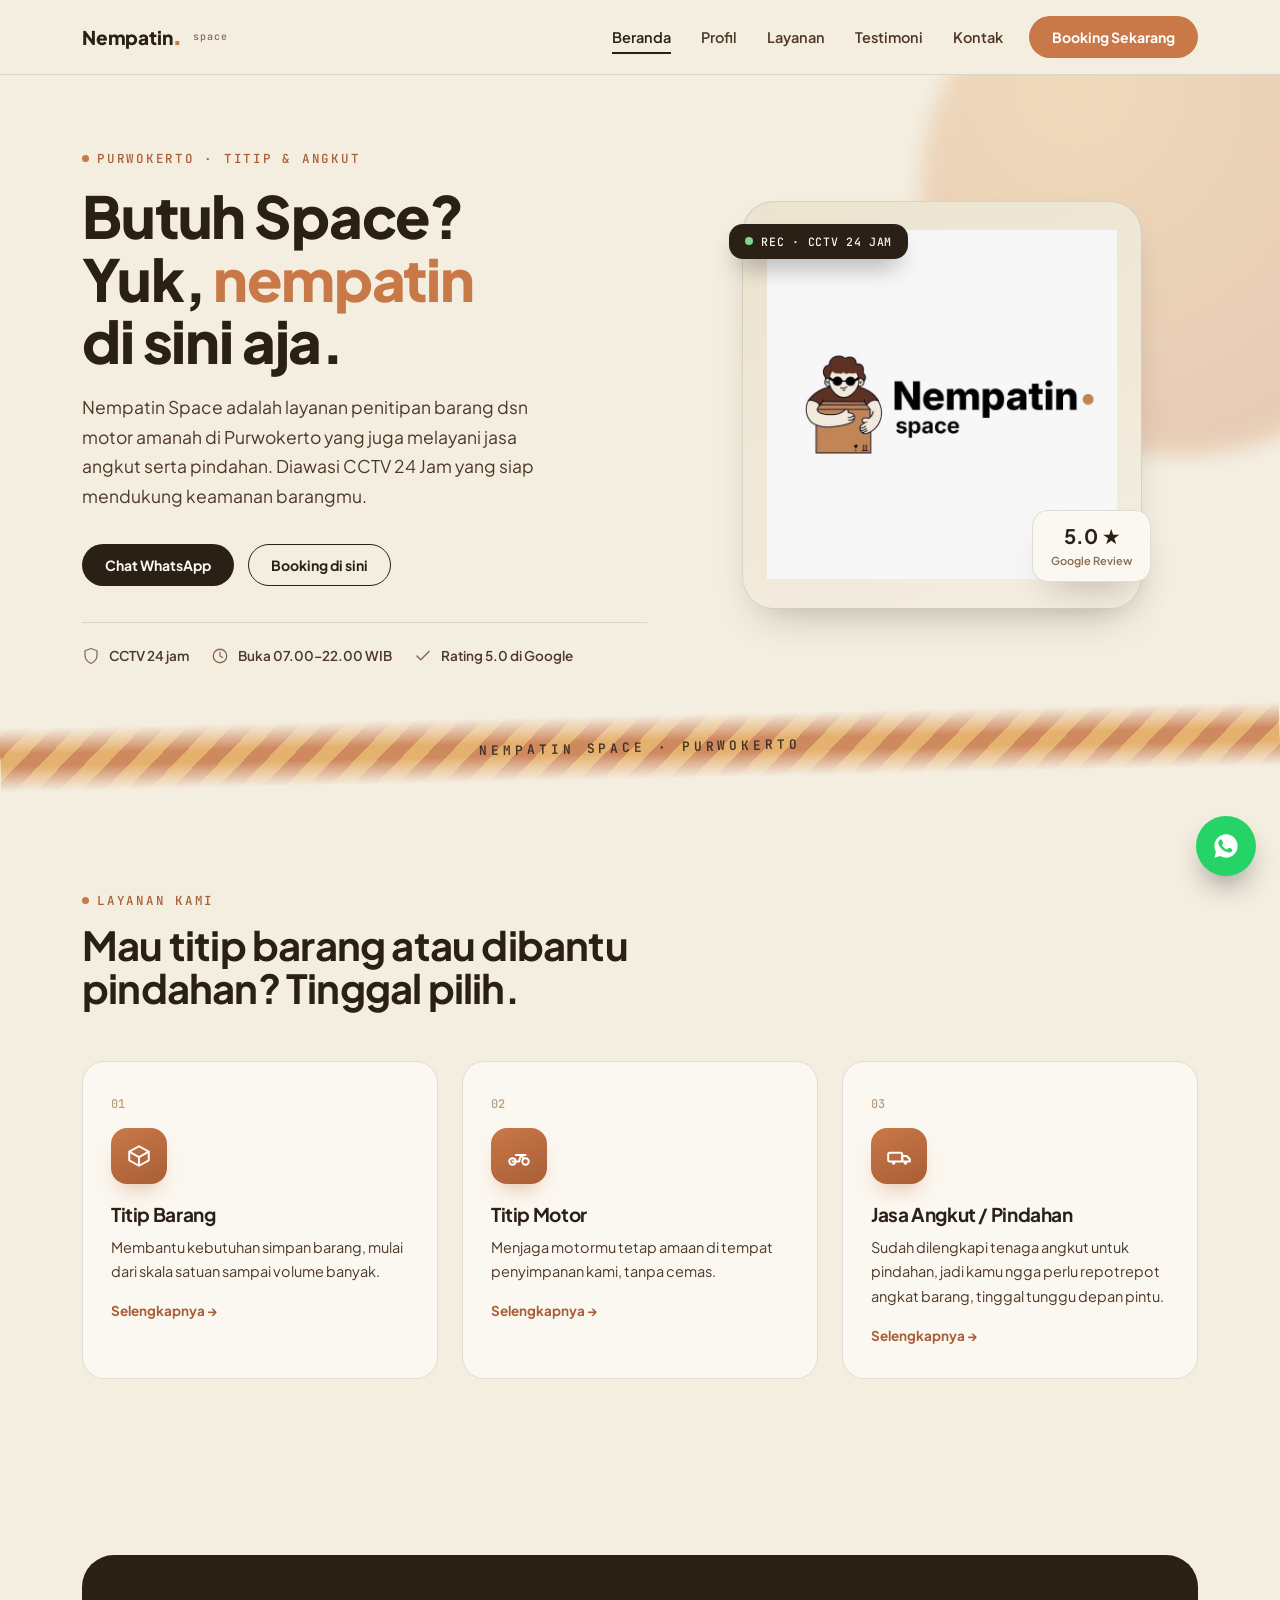
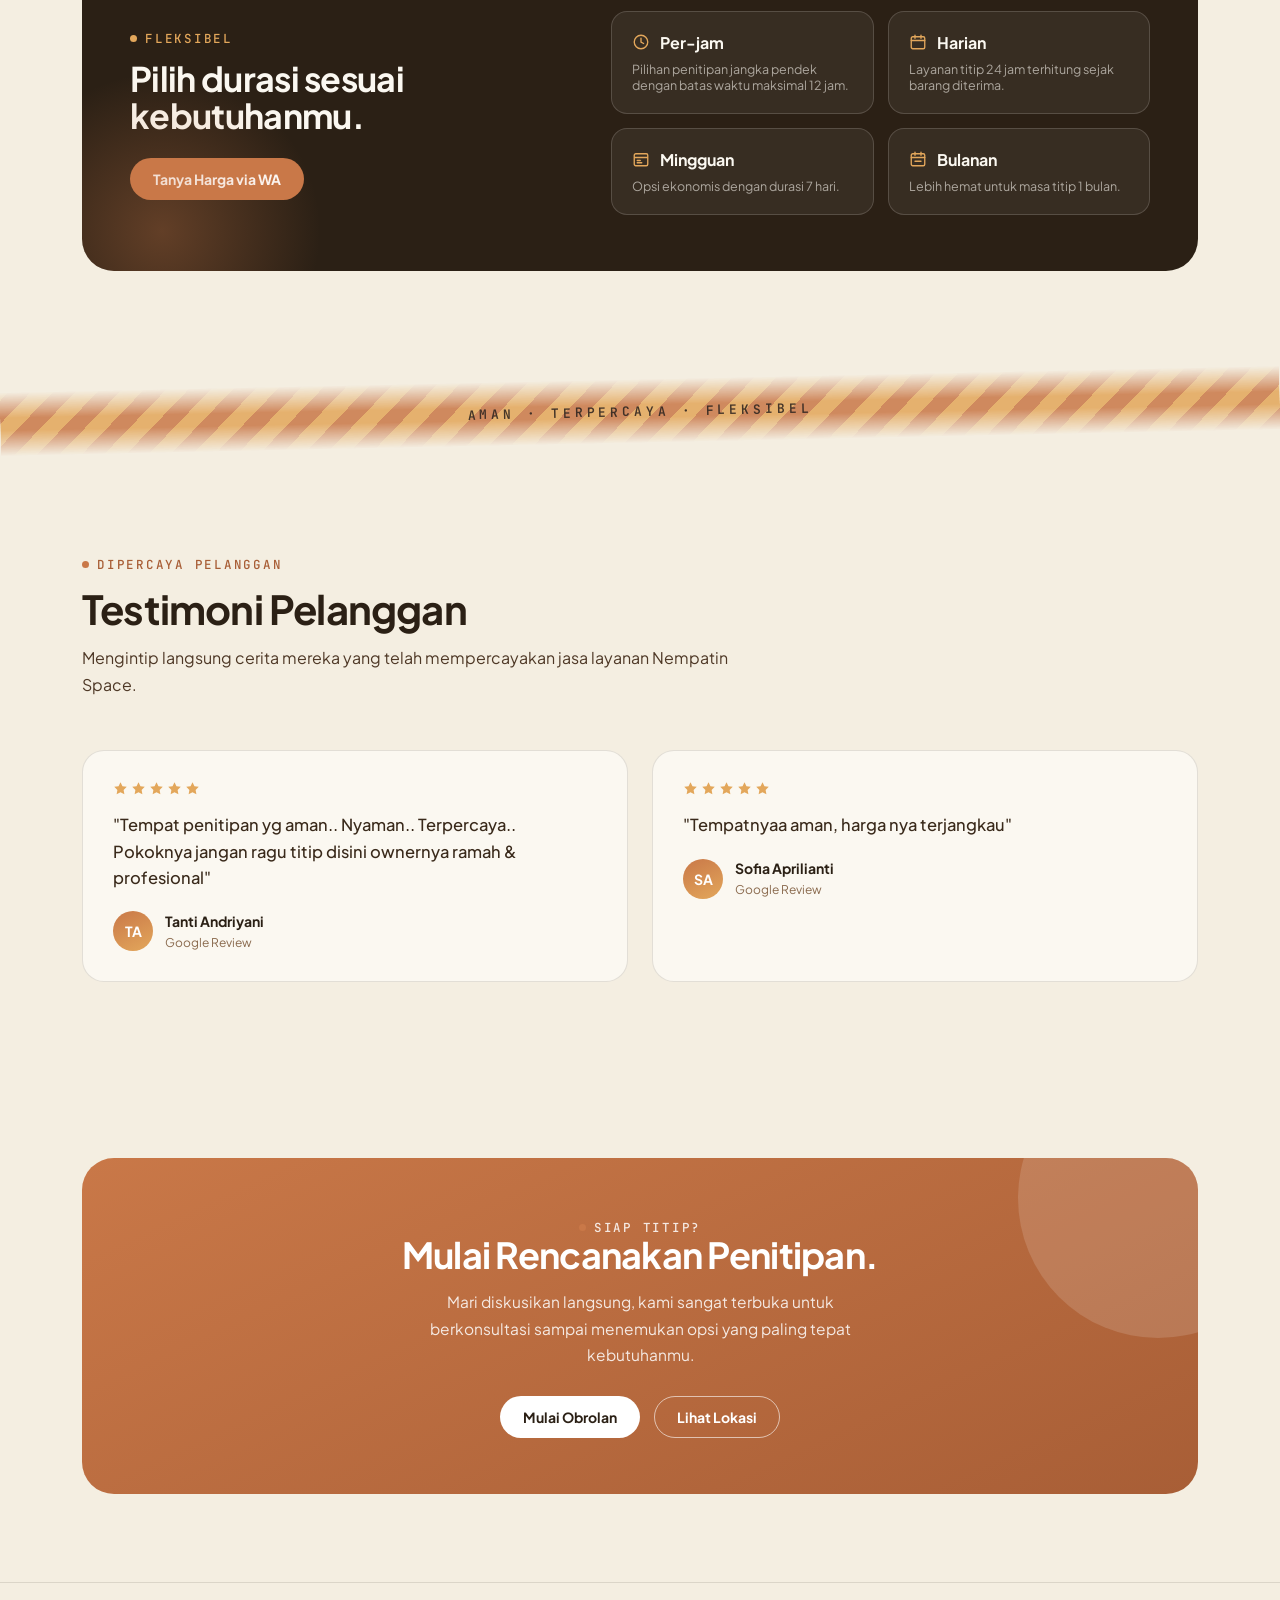
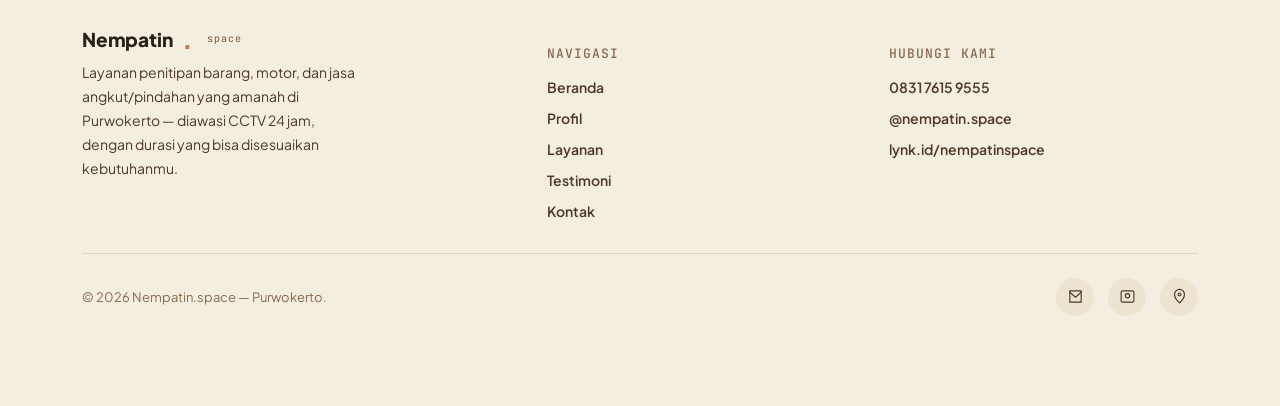
<file: index.html>
<!DOCTYPE html>
<html lang="id">
<head>
<meta charset="UTF-8">
<meta name="viewport" content="width=device-width, initial-scale=1.0">
<meta name="google-site-verification" content="oi3A9JdU3Bp0TMinNGbbM-iFeoxqQKNdW2inqZUTWg4" />
<title>Nempatin.space — Titip Barang, Titip Motor & Jasa Angkut Purwokerto</title>
<link rel="icon" type="image/png" href="assets/image/1.png">
<meta name="description" content="Nempatin.space — tempat penitipan barang amanah di Purwokerto. Titip barang, titip motor, jasa angkut/pindahan. CCTV 24 jam, fleksibel per-jam/harian/mingguan/bulanan.">
<link rel="preconnect" href="https://fonts.googleapis.com">
<link rel="preconnect" href="https://fonts.gstatic.com" crossorigin>
<link href="https://fonts.googleapis.com/css2?family=Plus+Jakarta+Sans:wght@400;500;600;700;800&family=JetBrains+Mono:wght@400;500&display=swap" rel="stylesheet">
<link rel="stylesheet" href="assets/style.css">
</head>
<body>

<header class="nav">
  <div class="nav-inner">
    <a href="index.html" class="brand">
      <span>Nempatin<span class="dot">.</span></span>
      <small>space</small>
    </a>
    <div class="nav-right">
      <nav class="nav-links">
        <a href="index.html" class="active">Beranda</a>
        <a href="profil.html">Profil</a>
        <a href="layanan.html">Layanan</a>
        <a href="testimoni.html">Testimoni</a>
        <a href="kontak.html">Kontak</a>
      </nav>
      <a href="https://wa.me/6283176159555" target="_blank" rel="noopener" class="btn btn-clay">Booking Sekarang</a>
      <button class="hamburger" id="hamburger" aria-label="Buka menu" aria-expanded="false">
        <span></span><span></span><span></span>
      </button>
    </div>
  </div>
  <div class="mobile-panel" id="mobilePanel">
    <div class="mobile-panel-inner">
      <a href="index.html" class="active">Beranda</a>
      <a href="profil.html">Profil</a>
      <a href="layanan.html">Layanan</a>
      <a href="testimoni.html">Testimoni</a>
      <a href="kontak.html">Kontak</a>
      <a href="https://wa.me/6283176159555" target="_blank" rel="noopener" class="btn btn-clay">Booking Sekarang</a>
    </div>
  </div>
</header>

<!-- ================= HERO ================= -->
<section class="hero">
  <div class="wrap hero-grid">
    <div>
      <span class="eyebrow">Purwokerto · Titip &amp; Angkut</span>
      <h1>Butuh Space?<br>Yuk, <span class="accent">nempatin</span><br>di sini aja.</h1>
      <p class="hero-sub">Nempatin Space adalah layanan penitipan barang dsn motor amanah di Purwokerto yang juga melayani jasa angkut serta pindahan. Diawasi CCTV 24 Jam yang siap mendukung keamanan barangmu.</p>
      <div class="hero-cta">
        <a href="https://wa.me/6283176159555" target="_blank" rel="noopener" class="btn btn-primary">Chat WhatsApp</a>
        <a href="https://lynk.id/nempatinspace" target="_blank" rel="noopener" class="btn btn-outline">Booking di sini</a>
      </div>
      <div class="trust-row">
        <div class="trust-item">
          <svg width="18" height="18" viewBox="0 0 24 24" fill="none"><path d="M12 2L4 5v6c0 5 3.4 8.7 8 11 4.6-2.3 8-6 8-11V5l-8-3z" stroke="#8A6A4E" stroke-width="1.7" stroke-linejoin="round"/></svg>
          CCTV 24 jam
        </div>
        <div class="trust-item">
          <svg width="18" height="18" viewBox="0 0 24 24" fill="none"><circle cx="12" cy="12" r="9" stroke="#8A6A4E" stroke-width="1.7"/><path d="M12 7v5l3.5 2" stroke="#8A6A4E" stroke-width="1.7" stroke-linecap="round"/></svg>
          Buka 07.00–22.00 WIB
        </div>
        <div class="trust-item">
          <svg width="18" height="18" viewBox="0 0 24 24" fill="none"><path d="M4 12l5 5L20 6" stroke="#8A6A4E" stroke-width="2" stroke-linecap="round" stroke-linejoin="round"/></svg>
          Rating 5.0 di Google
        </div>
      </div>
    </div>

    <div class="hero-art">
    <div class="art-card">
        <div class="cctv-badge">
            <span class="pulse"></span> REC · CCTV 24 JAM
        </div>

        <img src="assets/image/1.png" alt="Maskot" class="hero-img">

        <div class="rating-badge">
            <b>5.0 ★</b>
            <span>Google Review</span>
        </div>
    </div>
</div>
  </div>
</section>

<div class="tape-divider"><div class="tape-label">nempatin space · purwokerto</div></div>

<!-- ================= SERVICES TEASER ================= -->
<section id="layanan">
  <div class="wrap">
    <div class="sec-head reveal">
      <span class="eyebrow">Layanan Kami</span>
      <h2>Mau titip barang atau dibantu pindahan? Tinggal pilih.</h2>
      
    </div>
    <div class="services-grid">

      <div class="service-card reveal">
        <span class="num">01</span>
        <div class="service-icon">
          <svg width="26" height="26" viewBox="0 0 24 24" fill="none"><path d="M3 8l9-5 9 5-9 5-9-5z" stroke="#fff" stroke-width="1.8" stroke-linejoin="round"/><path d="M3 8v8l9 5 9-5V8" stroke="#fff" stroke-width="1.8" stroke-linejoin="round"/><path d="M12 13v8" stroke="#fff" stroke-width="1.8"/></svg>
        </div>
        <h3>Titip Barang</h3>
        <p>Membantu kebutuhan simpan barang, mulai dari skala satuan sampai volume banyak.</p>
        <a href="layanan.html" class="card-link">Selengkapnya &rarr;</a>
      </div>

      <div class="service-card reveal">
        <span class="num">02</span>
        <div class="service-icon">
          <svg width="26" height="26" viewBox="0 0 24 24" fill="none"><circle cx="6" cy="17" r="3" stroke="#fff" stroke-width="1.8"/><circle cx="18" cy="17" r="3" stroke="#fff" stroke-width="1.8"/><path d="M6 17h6l2-6h4M9 11h5l2 3" stroke="#fff" stroke-width="1.8" stroke-linecap="round" stroke-linejoin="round"/></svg>
        </div>
        <h3>Titip Motor</h3>
        <p>Menjaga motormu tetap amaan di tempat penyimpanan kami, tanpa cemas.</p>
        <a href="layanan.html" class="card-link">Selengkapnya &rarr;</a>
      </div>

      <div class="service-card reveal">
        <span class="num">03</span>
        <div class="service-icon">
          <svg width="26" height="26" viewBox="0 0 24 24" fill="none"><rect x="2" y="9" width="13" height="8" rx="1.5" stroke="#fff" stroke-width="1.8"/><path d="M15 12h4l3 3v2h-7v-5z" stroke="#fff" stroke-width="1.8" stroke-linejoin="round"/><circle cx="7" cy="18.5" r="1.6" fill="#fff"/><circle cx="18" cy="18.5" r="1.6" fill="#fff"/></svg>
        </div>
        <h3>Jasa Angkut / Pindahan</h3>
        <p>Sudah dilengkapi tenaga angkut untuk pindahan, jadi kamu ngga perlu repotrepot angkat barang, tinggal tunggu depan pintu.</p>
        <a href="layanan.html" class="card-link">Selengkapnya &rarr;</a>
      </div>

    </div>
  </div>
</section>

<!-- ================= DURATION ================= -->
<section id="durasi">
  <div class="wrap">
    <div class="duration-wrap reveal">
      <div>
        <span class="eyebrow">Fleksibel</span>
        <h2>Pilih durasi sesuai kebutuhanmu.</h2>
        
        <div style="margin-top:24px;">
          <a href="https://wa.me/6283176159555" target="_blank" rel="noopener" class="btn btn-clay">Tanya Harga via WA</a>
        </div>
      </div>
      <div class="duration-pills">
        <div class="pill">
          <div class="pill-top">
            <svg width="18" height="18" viewBox="0 0 24 24" fill="none"><circle cx="12" cy="12" r="9" stroke="#E3A75B" stroke-width="1.8"/><path d="M12 7v5l3.5 2" stroke="#E3A75B" stroke-width="1.8" stroke-linecap="round"/></svg>
            <b>Per-jam</b>
          </div>
          <span>Pilihan penitipan jangka pendek dengan batas waktu maksimal 12 jam.</span>
        </div>
        <div class="pill">
          <div class="pill-top">
            <svg width="18" height="18" viewBox="0 0 24 24" fill="none"><rect x="3" y="5" width="18" height="16" rx="2" stroke="#E3A75B" stroke-width="1.8"/><path d="M3 10h18M8 3v4M16 3v4" stroke="#E3A75B" stroke-width="1.8" stroke-linecap="round"/></svg>
            <b>Harian</b>
          </div>
          <span>Layanan titip 24 jam terhitung sejak barang diterima.</span>
        </div>
        <div class="pill">
          <div class="pill-top">
            <svg width="18" height="18" viewBox="0 0 24 24" fill="none"><rect x="3" y="5" width="18" height="16" rx="2" stroke="#E3A75B" stroke-width="1.8"/><path d="M3 10h18" stroke="#E3A75B" stroke-width="1.8"/><path d="M7 14h4M7 17h6" stroke="#E3A75B" stroke-width="1.8" stroke-linecap="round"/></svg>
            <b>Mingguan</b>
          </div>
          <span>Opsi ekonomis dengan durasi 7 hari.</span>
        </div>
        <div class="pill">
          <div class="pill-top">
            <svg width="18" height="18" viewBox="0 0 24 24" fill="none"><rect x="3" y="5" width="18" height="16" rx="2" stroke="#E3A75B" stroke-width="1.8"/><path d="M3 10h18M8 3v4M16 3v4" stroke="#E3A75B" stroke-width="1.8" stroke-linecap="round"/><path d="M8 15h8" stroke="#E3A75B" stroke-width="1.8" stroke-linecap="round"/></svg>
            <b>Bulanan</b>
          </div>
          <span>Lebih hemat untuk masa titip 1 bulan.</span>
        </div>
      </div>
    </div>
  </div>
</section>

<div class="tape-divider"><div class="tape-label">aman · terpercaya · fleksibel</div></div>

<!-- ================= TESTIMONIAL TEASER ================= -->
<section>
  <div class="wrap">
    <div class="sec-head reveal">
      <span class="eyebrow">Dipercaya Pelanggan</span>
      <h2>Testimoni Pelanggan</h2>
      <p>Mengintip langsung cerita mereka yang telah mempercayakan jasa layanan Nempatin Space.</p>
    </div>
    <div class="testi-grid">
      <div class="testi-card reveal">
        <div class="stars">
          <svg width="15" height="15" viewBox="0 0 24 24" fill="#E3A75B"><path d="M12 2l3.1 6.3 6.9 1-5 4.9 1.2 6.8L12 17.8 5.8 21l1.2-6.8-5-4.9 6.9-1L12 2z"/></svg>
          <svg width="15" height="15" viewBox="0 0 24 24" fill="#E3A75B"><path d="M12 2l3.1 6.3 6.9 1-5 4.9 1.2 6.8L12 17.8 5.8 21l1.2-6.8-5-4.9 6.9-1L12 2z"/></svg>
          <svg width="15" height="15" viewBox="0 0 24 24" fill="#E3A75B"><path d="M12 2l3.1 6.3 6.9 1-5 4.9 1.2 6.8L12 17.8 5.8 21l1.2-6.8-5-4.9 6.9-1L12 2z"/></svg>
          <svg width="15" height="15" viewBox="0 0 24 24" fill="#E3A75B"><path d="M12 2l3.1 6.3 6.9 1-5 4.9 1.2 6.8L12 17.8 5.8 21l1.2-6.8-5-4.9 6.9-1L12 2z"/></svg>
          <svg width="15" height="15" viewBox="0 0 24 24" fill="#E3A75B"><path d="M12 2l3.1 6.3 6.9 1-5 4.9 1.2 6.8L12 17.8 5.8 21l1.2-6.8-5-4.9 6.9-1L12 2z"/></svg>
        </div>
        <p class="quote">"Tempat penitipan yg aman.. Nyaman.. Terpercaya.. Pokoknya jangan ragu titip disini ownernya ramah &amp; profesional"</p>
        <div class="testi-who">
          <div class="avatar">TA</div>
          <div><b>Tanti Andriyani</b><span>Google Review</span></div>
        </div>
      </div>
      <div class="testi-card reveal">
        <div class="stars">
          <svg width="15" height="15" viewBox="0 0 24 24" fill="#E3A75B"><path d="M12 2l3.1 6.3 6.9 1-5 4.9 1.2 6.8L12 17.8 5.8 21l1.2-6.8-5-4.9 6.9-1L12 2z"/></svg>
          <svg width="15" height="15" viewBox="0 0 24 24" fill="#E3A75B"><path d="M12 2l3.1 6.3 6.9 1-5 4.9 1.2 6.8L12 17.8 5.8 21l1.2-6.8-5-4.9 6.9-1L12 2z"/></svg>
          <svg width="15" height="15" viewBox="0 0 24 24" fill="#E3A75B"><path d="M12 2l3.1 6.3 6.9 1-5 4.9 1.2 6.8L12 17.8 5.8 21l1.2-6.8-5-4.9 6.9-1L12 2z"/></svg>
          <svg width="15" height="15" viewBox="0 0 24 24" fill="#E3A75B"><path d="M12 2l3.1 6.3 6.9 1-5 4.9 1.2 6.8L12 17.8 5.8 21l1.2-6.8-5-4.9 6.9-1L12 2z"/></svg>
          <svg width="15" height="15" viewBox="0 0 24 24" fill="#E3A75B"><path d="M12 2l3.1 6.3 6.9 1-5 4.9 1.2 6.8L12 17.8 5.8 21l1.2-6.8-5-4.9 6.9-1L12 2z"/></svg>
        </div>
        <p class="quote">"Tempatnyaa aman, harga nya terjangkau"</p>
        <div class="testi-who">
          <div class="avatar">SA</div>
          <div><b>Sofia Aprilianti</b><span>Google Review</span></div>
        </div>
      </div>
    </div>
  </div>
</section>

<!-- ================= CTA BANNER ================= -->
<section>
  <div class="wrap">
    <div class="cta-banner reveal">
      <span class="eyebrow" style="color:rgba(255,255,255,0.85);">Siap Titip?</span>
      <h2>Mulai Rencanakan Penitipan.</h2>
      <p>Mari diskusikan langsung, kami sangat terbuka untuk berkonsultasi sampai menemukan opsi yang paling tepat kebutuhanmu.</p>
      <div class="hero-cta">
        <a href="https://wa.me/6283176159555" target="_blank" rel="noopener" class="btn btn-primary">Mulai Obrolan</a>
        <a href="kontak.html" class="btn btn-outline">Lihat Lokasi</a>
      </div>
    </div>
  </div>
</section>

<footer>
  <div class="wrap">
    <div class="footer-grid">
      <div>
        <div class="brand" style="margin-bottom:10px;">Nempatin<span class="dot">.</span> <small style="display:inline; margin-left:4px;">space</small></div>
        <p>Layanan penitipan barang, motor, dan jasa angkut/pindahan yang amanah di Purwokerto — diawasi CCTV 24 jam, dengan durasi yang bisa disesuaikan kebutuhanmu.</p>
      </div>
      <div>
        <h4>Navigasi</h4>
        <ul>
          <li><a href="index.html">Beranda</a></li>
          <li><a href="profil.html">Profil</a></li>
          <li><a href="layanan.html">Layanan</a></li>
          <li><a href="testimoni.html">Testimoni</a></li>
          <li><a href="kontak.html">Kontak</a></li>
        </ul>
      </div>
      <div>
        <h4>Hubungi Kami</h4>
        <ul>
          <li><a href="https://wa.me/6283176159555" target="_blank" rel="noopener">0831 7615 9555</a></li>
          <li><a href="https://instagram.com/nempatin.space" target="_blank" rel="noopener">@nempatin.space</a></li>
          <li><a href="https://lynk.id/nempatinspace" target="_blank" rel="noopener">lynk.id/nempatinspace</a></li>
        </ul>
      </div>
    </div>
    <div class="footer-bottom">
      <p>&copy; 2026 Nempatin.space — Purwokerto.</p>
      <div class="socials">
        <a href="https://wa.me/6283176159555" target="_blank" rel="noopener" aria-label="WhatsApp">
          <svg width="17" height="17" viewBox="0 0 24 24" fill="none"><path d="M4 4h16v16H4z" stroke="#4E3826" stroke-width="1.6"/><path d="M4 6l8 7 8-7" stroke="#4E3826" stroke-width="1.6" stroke-linecap="round"/></svg>
        </a>
        <a href="https://instagram.com/nempatin.space" target="_blank" rel="noopener" aria-label="Instagram">
          <svg width="17" height="17" viewBox="0 0 24 24" fill="none"><rect x="3" y="4" width="18" height="16" rx="2" stroke="#4E3826" stroke-width="1.6"/><circle cx="12" cy="11" r="3" stroke="#4E3826" stroke-width="1.6"/></svg>
        </a>
        <a href="https://maps.app.goo.gl/arRKJsHM7Xrtmni49" target="_blank" rel="noopener" aria-label="Google Maps">
          <svg width="17" height="17" viewBox="0 0 24 24" fill="none"><path d="M12 21s7-6.6 7-12a7 7 0 10-14 0c0 5.4 7 12 7 12z" stroke="#4E3826" stroke-width="1.6"/><circle cx="12" cy="9" r="2" stroke="#4E3826" stroke-width="1.6"/></svg>
        </a>
      </div>
    </div>
  </div>
</footer>

<a href="https://wa.me/6283176159555" target="_blank" rel="noopener" class="float-wa" aria-label="Chat WhatsApp">
  <svg width="28" height="28" viewBox="0 0 24 24" fill="#fff"><path d="M12 2C6.48 2 2 6.48 2 12c0 1.85.5 3.58 1.37 5.07L2 22l5.09-1.34A9.94 9.94 0 0012 22c5.52 0 10-4.48 10-10S17.52 2 12 2zm5.2 14.2c-.24.66-1.4 1.26-1.94 1.32-.5.06-1.05.26-3.55-.74-2.98-1.19-4.9-4.2-5.05-4.4-.15-.2-1.2-1.6-1.2-3.05 0-1.45.76-2.16 1.03-2.46.27-.3.6-.36.8-.36.2 0 .4 0 .58.01.19.01.44-.07.68.53.24.6.83 2.07.9 2.22.07.15.12.33.02.53-.1.2-.15.32-.3.5-.15.17-.31.38-.44.51-.15.15-.3.31-.13.6.17.3.75 1.24 1.62 2.02 1.12 1 2.06 1.31 2.36 1.46.3.15.47.13.65-.08.18-.2.75-.87.95-1.17.2-.3.4-.25.68-.15.28.1 1.75.83 2.05.98.3.15.5.23.57.35.08.13.08.75-.16 1.41z"/></svg>
</a>

<script src="assets/script.js"></script>
</body>
</html>
</file>
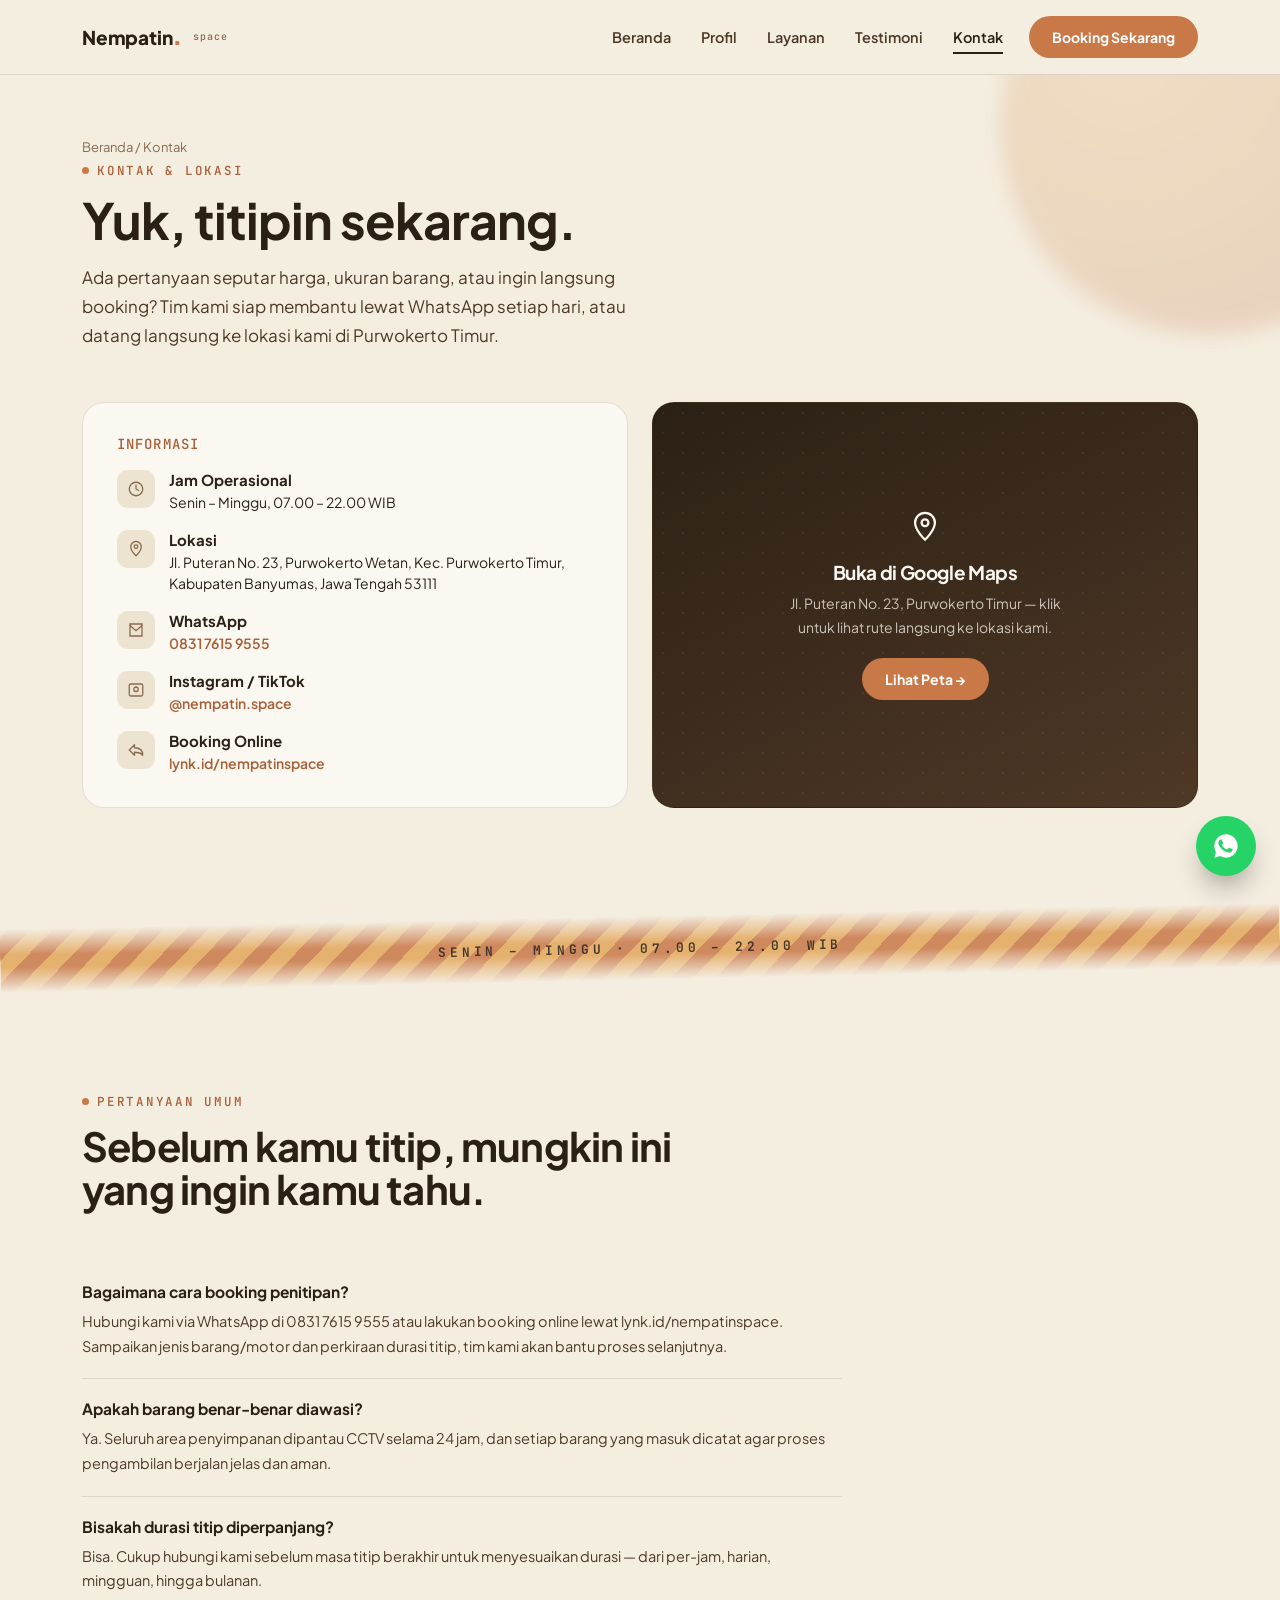
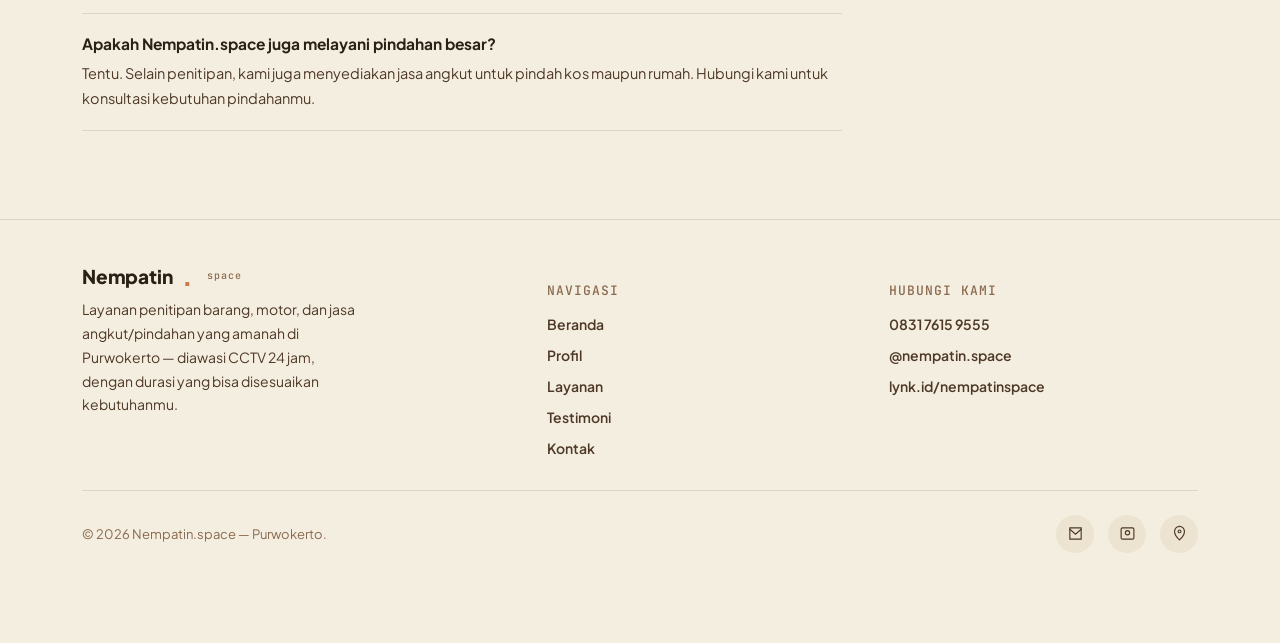
<file: kontak.html>
<!DOCTYPE html>
<html lang="id">
<head>
<meta charset="UTF-8">
<meta name="viewport" content="width=device-width, initial-scale=1.0">
<title>Kontak & Lokasi — Nempatin.space Purwokerto</title>
<link rel="icon" type="image/png" href="assets/image/1.png">
<meta name="description" content="Hubungi Nempatin.space via WhatsApp 0831 7615 9555 atau kunjungi Jl. Puteran No. 23, Purwokerto Timur. Buka setiap hari 07.00–22.00 WIB.">
<link rel="preconnect" href="https://fonts.googleapis.com">
<link rel="preconnect" href="https://fonts.gstatic.com" crossorigin>
<link href="https://fonts.googleapis.com/css2?family=Plus+Jakarta+Sans:wght@400;500;600;700;800&family=JetBrains+Mono:wght@400;500&display=swap" rel="stylesheet">
<link rel="stylesheet" href="assets/style.css">
</head>
<body>

<header class="nav">
  <div class="nav-inner">
    <a href="index.html" class="brand">
      <span>Nempatin<span class="dot">.</span></span>
      <small>space</small>
    </a>
    <div class="nav-right">
      <nav class="nav-links">
        <a href="index.html">Beranda</a>
        <a href="profil.html">Profil</a>
        <a href="layanan.html">Layanan</a>
        <a href="testimoni.html">Testimoni</a>
        <a href="kontak.html" class="active">Kontak</a>
      </nav>
      <a href="https://wa.me/6283176159555" target="_blank" rel="noopener" class="btn btn-clay">Booking Sekarang</a>
      <button class="hamburger" id="hamburger" aria-label="Buka menu" aria-expanded="false">
        <span></span><span></span><span></span>
      </button>
    </div>
  </div>
  <div class="mobile-panel" id="mobilePanel">
    <div class="mobile-panel-inner">
      <a href="index.html">Beranda</a>
      <a href="profil.html">Profil</a>
      <a href="layanan.html">Layanan</a>
      <a href="testimoni.html">Testimoni</a>
      <a href="kontak.html" class="active">Kontak</a>
      <a href="https://wa.me/6283176159555" target="_blank" rel="noopener" class="btn btn-clay">Booking Sekarang</a>
    </div>
  </div>
</header>

<section class="page-header">
  <div class="wrap">
    <div class="crumb reveal"><a href="index.html">Beranda</a> / Kontak</div>
    <span class="eyebrow reveal">Kontak &amp; Lokasi</span>
    <h1 class="reveal">Yuk, titipin sekarang.</h1>
    <p class="lede reveal">Ada pertanyaan seputar harga, ukuran barang, atau ingin langsung booking? Tim kami siap membantu lewat WhatsApp setiap hari, atau datang langsung ke lokasi kami di Purwokerto Timur.</p>
  </div>
</section>

<section style="padding-top:0;">
  <div class="wrap">
    <div class="contact-wrap">
      <div class="contact-card reveal">
        <h3>Informasi</h3>

        <div class="info-line">
          <div class="info-icon">
            <svg width="18" height="18" viewBox="0 0 24 24" fill="none"><circle cx="12" cy="12" r="9" stroke="#8A6A4E" stroke-width="1.7"/><path d="M12 7v5l3.5 2" stroke="#8A6A4E" stroke-width="1.7" stroke-linecap="round"/></svg>
          </div>
          <div>
            <b>Jam Operasional</b>
            <span>Senin – Minggu, 07.00 – 22.00 WIB</span>
          </div>
        </div>

        <div class="info-line">
          <div class="info-icon">
            <svg width="18" height="18" viewBox="0 0 24 24" fill="none"><path d="M12 21s7-6.6 7-12a7 7 0 10-14 0c0 5.4 7 12 7 12z" stroke="#8A6A4E" stroke-width="1.7"/><circle cx="12" cy="9" r="2.4" stroke="#8A6A4E" stroke-width="1.7"/></svg>
          </div>
          <div>
            <b>Lokasi</b>
            <span>Jl. Puteran No. 23, Purwokerto Wetan, Kec. Purwokerto Timur, Kabupaten Banyumas, Jawa Tengah 53111</span>
          </div>
        </div>

        <div class="info-line">
          <div class="info-icon">
            <svg width="18" height="18" viewBox="0 0 24 24" fill="none"><path d="M4 4h16v16H4z" stroke="#8A6A4E" stroke-width="1.7"/><path d="M4 6l8 7 8-7" stroke="#8A6A4E" stroke-width="1.7" stroke-linecap="round"/></svg>
          </div>
          <div>
            <b>WhatsApp</b>
            <a href="https://wa.me/6283176159555" target="_blank" rel="noopener">0831 7615 9555</a>
          </div>
        </div>

        <div class="info-line">
          <div class="info-icon">
            <svg width="18" height="18" viewBox="0 0 24 24" fill="none"><rect x="3" y="4" width="18" height="16" rx="2" stroke="#8A6A4E" stroke-width="1.7"/><circle cx="12" cy="11" r="3" stroke="#8A6A4E" stroke-width="1.7"/></svg>
          </div>
          <div>
            <b>Instagram / TikTok</b>
            <a href="https://instagram.com/nempatin.space" target="_blank" rel="noopener">@nempatin.space</a>
          </div>
        </div>

        <div class="info-line">
          <div class="info-icon">
            <svg width="18" height="18" viewBox="0 0 24 24" fill="none"><path d="M3 12l7-7v4c8 0 11 3 11 10-2.5-3-6-4-11-4v4L3 12z" stroke="#8A6A4E" stroke-width="1.7" stroke-linejoin="round"/></svg>
          </div>
          <div>
            <b>Booking Online</b>
            <a href="https://lynk.id/nempatinspace" target="_blank" rel="noopener">lynk.id/nempatinspace</a>
          </div>
        </div>

      </div>

      <a href="https://maps.app.goo.gl/arRKJsHM7Xrtmni49" target="_blank" rel="noopener" class="map-card reveal">
        <div class="map-inner">
          <svg width="34" height="34" viewBox="0 0 24 24" fill="none"><path d="M12 21s7-6.6 7-12a7 7 0 10-14 0c0 5.4 7 12 7 12z" stroke="#FBF8F1" stroke-width="1.6"/><circle cx="12" cy="9" r="2.4" stroke="#FBF8F1" stroke-width="1.6"/></svg>
          <h3 style="color:#FBF8F1; margin-top:14px; font-size:19px;">Buka di Google Maps</h3>
          <p>Jl. Puteran No. 23, Purwokerto Timur — klik untuk lihat rute langsung ke lokasi kami.</p>
          <div class="btn btn-clay" style="margin-top:18px;">Lihat Peta &rarr;</div>
        </div>
      </a>
    </div>
  </div>
</section>

<div class="tape-divider"><div class="tape-label">senin – minggu · 07.00 – 22.00 wib</div></div>

<!-- ================= FAQ ================= -->
<section>
  <div class="wrap">
    <div class="sec-head reveal">
      <span class="eyebrow">Pertanyaan Umum</span>
      <h2>Sebelum kamu titip, mungkin ini yang ingin kamu tahu.</h2>
    </div>
    <div style="max-width:760px;">
      <div class="faq-item reveal">
        <b>Bagaimana cara booking penitipan?</b>
        <p>Hubungi kami via WhatsApp di 0831 7615 9555 atau lakukan booking online lewat lynk.id/nempatinspace. Sampaikan jenis barang/motor dan perkiraan durasi titip, tim kami akan bantu proses selanjutnya.</p>
      </div>
      <div class="faq-item reveal">
        <b>Apakah barang benar-benar diawasi?</b>
        <p>Ya. Seluruh area penyimpanan dipantau CCTV selama 24 jam, dan setiap barang yang masuk dicatat agar proses pengambilan berjalan jelas dan aman.</p>
      </div>
      <div class="faq-item reveal">
        <b>Bisakah durasi titip diperpanjang?</b>
        <p>Bisa. Cukup hubungi kami sebelum masa titip berakhir untuk menyesuaikan durasi — dari per-jam, harian, mingguan, hingga bulanan.</p>
      </div>
      <div class="faq-item reveal">
        <b>Apakah Nempatin.space juga melayani pindahan besar?</b>
        <p>Tentu. Selain penitipan, kami juga menyediakan jasa angkut untuk pindah kos maupun rumah. Hubungi kami untuk konsultasi kebutuhan pindahanmu.</p>
      </div>
    </div>
  </div>
</section>

<footer>
  <div class="wrap">
    <div class="footer-grid">
      <div>
        <div class="brand" style="margin-bottom:10px;">Nempatin<span class="dot">.</span> <small style="display:inline; margin-left:4px;">space</small></div>
        <p>Layanan penitipan barang, motor, dan jasa angkut/pindahan yang amanah di Purwokerto — diawasi CCTV 24 jam, dengan durasi yang bisa disesuaikan kebutuhanmu.</p>
      </div>
      <div>
        <h4>Navigasi</h4>
        <ul>
          <li><a href="index.html">Beranda</a></li>
          <li><a href="profil.html">Profil</a></li>
          <li><a href="layanan.html">Layanan</a></li>
          <li><a href="testimoni.html">Testimoni</a></li>
          <li><a href="kontak.html">Kontak</a></li>
        </ul>
      </div>
      <div>
        <h4>Hubungi Kami</h4>
        <ul>
          <li><a href="https://wa.me/6283176159555" target="_blank" rel="noopener">0831 7615 9555</a></li>
          <li><a href="https://instagram.com/nempatin.space" target="_blank" rel="noopener">@nempatin.space</a></li>
          <li><a href="https://lynk.id/nempatinspace" target="_blank" rel="noopener">lynk.id/nempatinspace</a></li>
        </ul>
      </div>
    </div>
    <div class="footer-bottom">
      <p>&copy; 2026 Nempatin.space — Purwokerto.</p>
      <div class="socials">
        <a href="https://wa.me/6283176159555" target="_blank" rel="noopener" aria-label="WhatsApp">
          <svg width="17" height="17" viewBox="0 0 24 24" fill="none"><path d="M4 4h16v16H4z" stroke="#4E3826" stroke-width="1.6"/><path d="M4 6l8 7 8-7" stroke="#4E3826" stroke-width="1.6" stroke-linecap="round"/></svg>
        </a>
        <a href="https://instagram.com/nempatin.space" target="_blank" rel="noopener" aria-label="Instagram">
          <svg width="17" height="17" viewBox="0 0 24 24" fill="none"><rect x="3" y="4" width="18" height="16" rx="2" stroke="#4E3826" stroke-width="1.6"/><circle cx="12" cy="11" r="3" stroke="#4E3826" stroke-width="1.6"/></svg>
        </a>
        <a href="https://maps.app.goo.gl/arRKJsHM7Xrtmni49" target="_blank" rel="noopener" aria-label="Google Maps">
          <svg width="17" height="17" viewBox="0 0 24 24" fill="none"><path d="M12 21s7-6.6 7-12a7 7 0 10-14 0c0 5.4 7 12 7 12z" stroke="#4E3826" stroke-width="1.6"/><circle cx="12" cy="9" r="2" stroke="#4E3826" stroke-width="1.6"/></svg>
        </a>
      </div>
    </div>
  </div>
</footer>

<a href="https://wa.me/6283176159555" target="_blank" rel="noopener" class="float-wa" aria-label="Chat WhatsApp">
  <svg width="28" height="28" viewBox="0 0 24 24" fill="#fff"><path d="M12 2C6.48 2 2 6.48 2 12c0 1.85.5 3.58 1.37 5.07L2 22l5.09-1.34A9.94 9.94 0 0012 22c5.52 0 10-4.48 10-10S17.52 2 12 2zm5.2 14.2c-.24.66-1.4 1.26-1.94 1.32-.5.06-1.05.26-3.55-.74-2.98-1.19-4.9-4.2-5.05-4.4-.15-.2-1.2-1.6-1.2-3.05 0-1.45.76-2.16 1.03-2.46.27-.3.6-.36.8-.36.2 0 .4 0 .58.01.19.01.44-.07.68.53.24.6.83 2.07.9 2.22.07.15.12.33.02.53-.1.2-.15.32-.3.5-.15.17-.31.38-.44.51-.15.15-.3.31-.13.6.17.3.75 1.24 1.62 2.02 1.12 1 2.06 1.31 2.36 1.46.3.15.47.13.65-.08.18-.2.75-.87.95-1.17.2-.3.4-.25.68-.15.28.1 1.75.83 2.05.98.3.15.5.23.57.35.08.13.08.75-.16 1.41z"/></svg>
</a>

<script src="assets/script.js"></script>
</body>
</html>
</file>
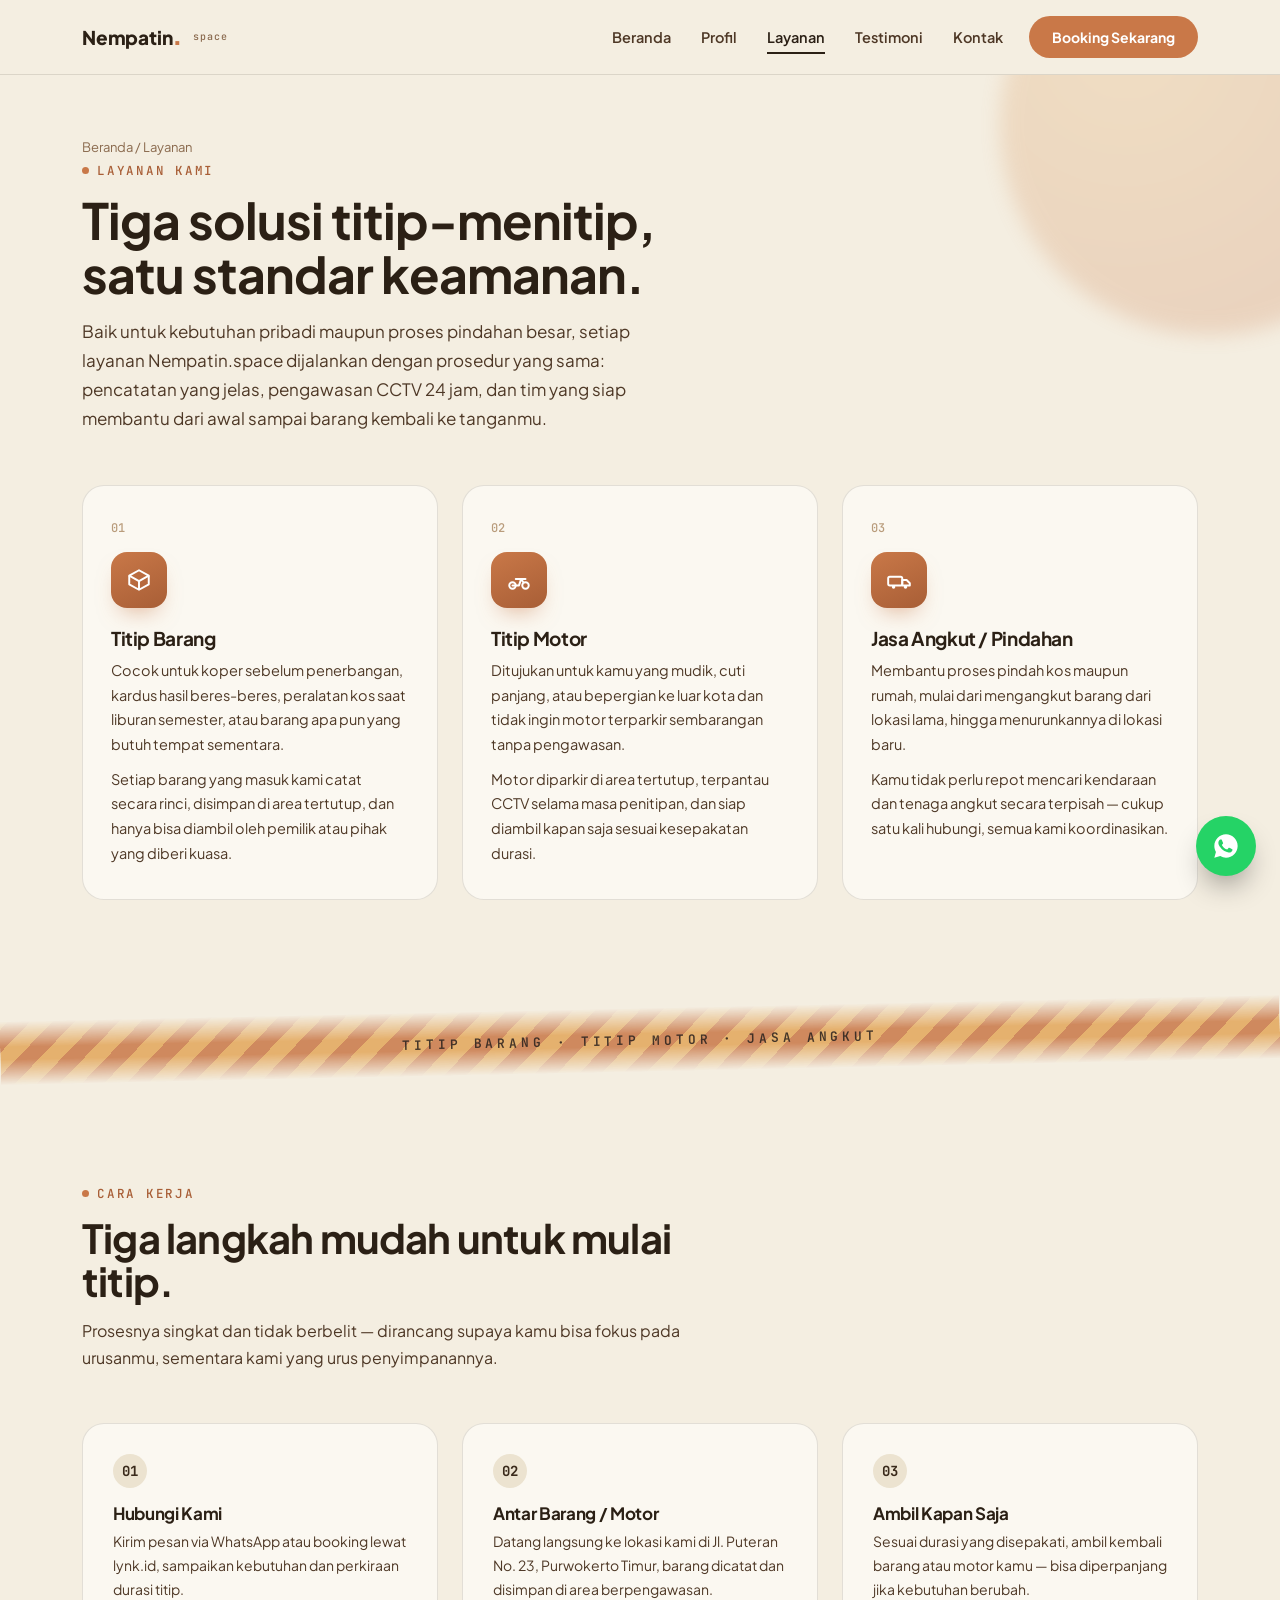
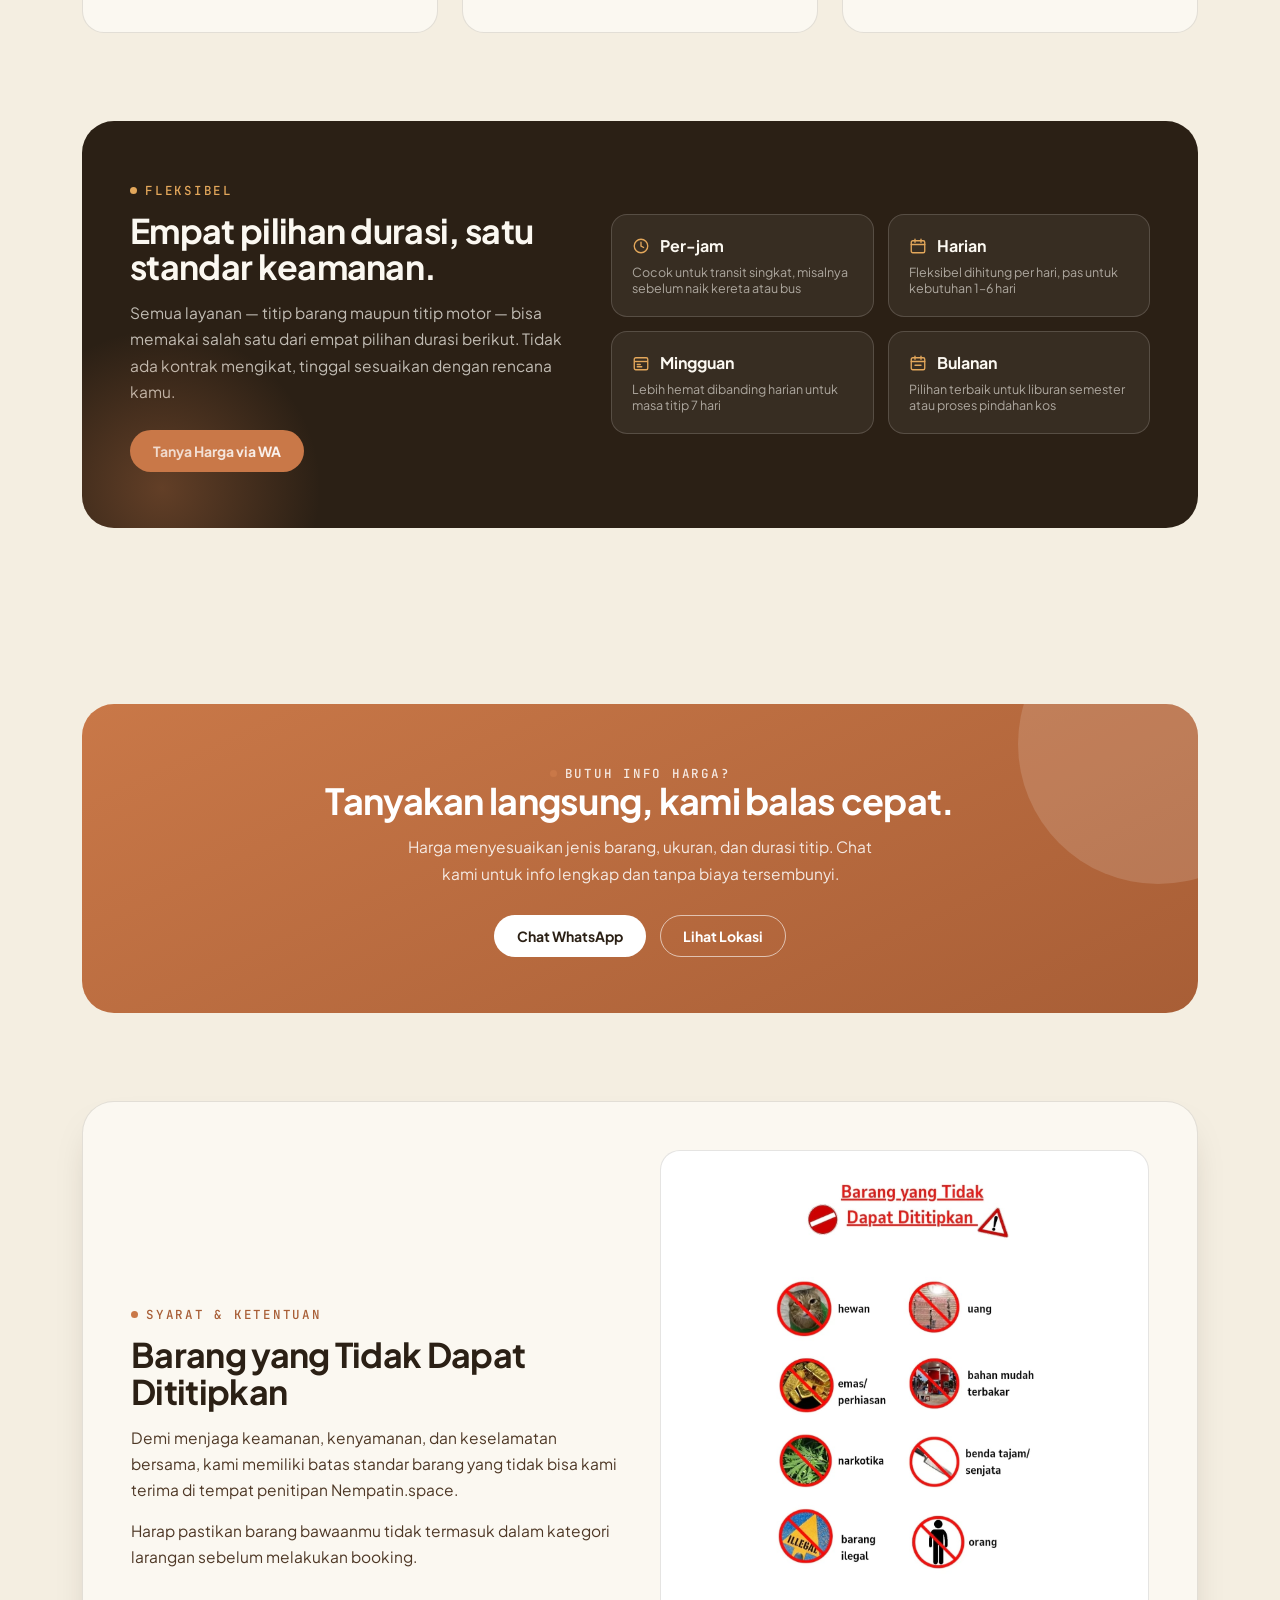
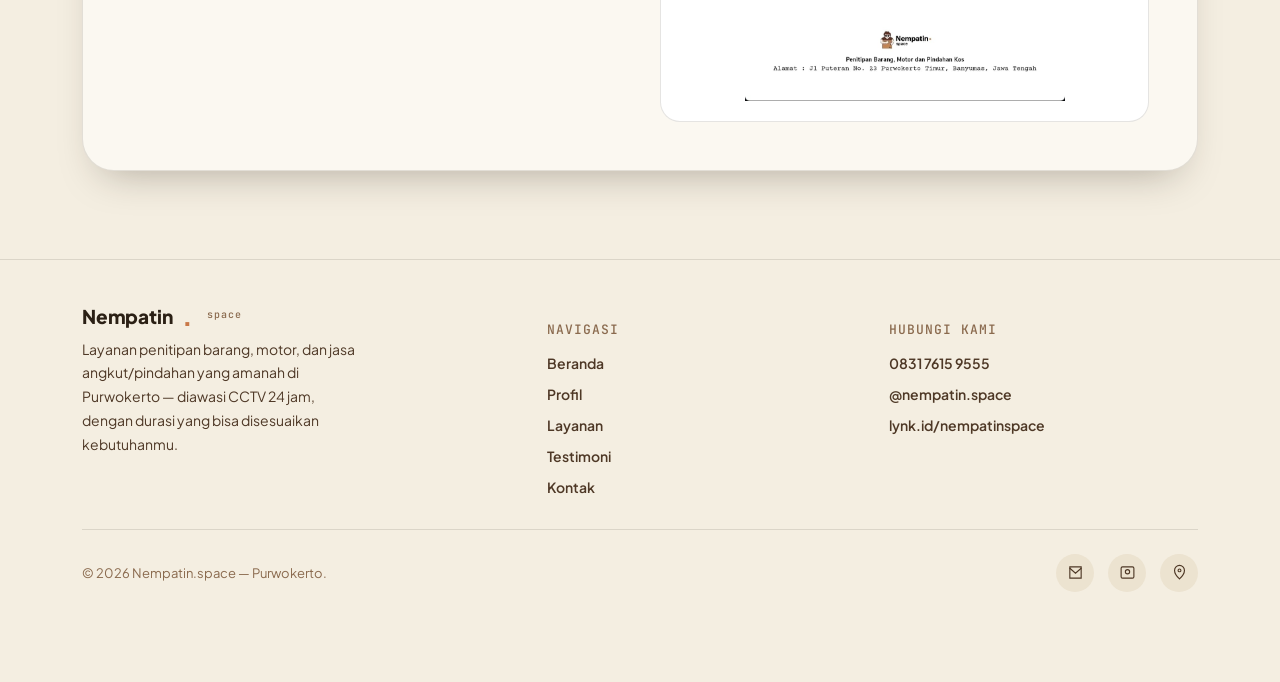
<file: layanan.html>
<!DOCTYPE html>
<html lang="id">
<head>
<meta charset="UTF-8">
<meta name="viewport" content="width=device-width, initial-scale=1.0">
<title>Layanan — Nempatin.space Purwokerto</title>
<link rel="icon" type="image/png" href="assets/image/1.png">
<meta name="description" content="Layanan Titip Barang, Titip Motor, dan Jasa Angkut/Pindahan dari Nempatin.space Purwokerto. Fleksibel per-jam, harian, mingguan, hingga bulanan.">
<link rel="preconnect" href="https://fonts.googleapis.com">
<link rel="preconnect" href="https://fonts.gstatic.com" crossorigin>
<link href="https://fonts.googleapis.com/css2?family=Plus+Jakarta+Sans:wght@400;500;600;700;800&family=JetBrains+Mono:wght@400;500&display=swap" rel="stylesheet">
<link rel="stylesheet" href="assets/style.css">
</head>
<body>

<header class="nav">
  <div class="nav-inner">
    <a href="index.html" class="brand">
      <span>Nempatin<span class="dot">.</span></span>
      <small>space</small>
    </a>
    <div class="nav-right">
      <nav class="nav-links">
        <a href="index.html">Beranda</a>
        <a href="profil.html">Profil</a>
        <a href="layanan.html" class="active">Layanan</a>
        <a href="testimoni.html">Testimoni</a>
        <a href="kontak.html">Kontak</a>
      </nav>
      <a href="https://wa.me/6283176159555" target="_blank" rel="noopener" class="btn btn-clay">Booking Sekarang</a>
      <button class="hamburger" id="hamburger" aria-label="Buka menu" aria-expanded="false">
        <span></span><span></span><span></span>
      </button>
    </div>
  </div>
  <div class="mobile-panel" id="mobilePanel">
    <div class="mobile-panel-inner">
      <a href="index.html">Beranda</a>
      <a href="profil.html">Profil</a>
      <a href="layanan.html" class="active">Layanan</a>
      <a href="testimoni.html">Testimoni</a>
      <a href="kontak.html">Kontak</a>
      <a href="https://wa.me/6283176159555" target="_blank" rel="noopener" class="btn btn-clay">Booking Sekarang</a>
    </div>
  </div>
</header>

<section class="page-header">
  <div class="wrap">
    <div class="crumb reveal"><a href="index.html">Beranda</a> / Layanan</div>
    <span class="eyebrow reveal">Layanan Kami</span>
    <h1 class="reveal">Tiga solusi titip-menitip, satu standar keamanan.</h1>
    <p class="lede reveal">Baik untuk kebutuhan pribadi maupun proses pindahan besar, setiap layanan Nempatin.space dijalankan dengan prosedur yang sama: pencatatan yang jelas, pengawasan CCTV 24 jam, dan tim yang siap membantu dari awal sampai barang kembali ke tanganmu.</p>
  </div>
</section>

<section style="padding-top:0;">
  <div class="wrap">
    <div class="services-grid">

      <div class="service-card reveal">
        <span class="num">01</span>
        <div class="service-icon">
          <svg width="26" height="26" viewBox="0 0 24 24" fill="none"><path d="M3 8l9-5 9 5-9 5-9-5z" stroke="#fff" stroke-width="1.8" stroke-linejoin="round"/><path d="M3 8v8l9 5 9-5V8" stroke="#fff" stroke-width="1.8" stroke-linejoin="round"/><path d="M12 13v8" stroke="#fff" stroke-width="1.8"/></svg>
        </div>
        <h3>Titip Barang</h3>
        <p>Cocok untuk koper sebelum penerbangan, kardus hasil beres-beres, peralatan kos saat liburan semester, atau barang apa pun yang butuh tempat sementara.</p>
        <p>Setiap barang yang masuk kami catat secara rinci, disimpan di area tertutup, dan hanya bisa diambil oleh pemilik atau pihak yang diberi kuasa.</p>
      </div>

      <div class="service-card reveal">
        <span class="num">02</span>
        <div class="service-icon">
          <svg width="26" height="26" viewBox="0 0 24 24" fill="none"><circle cx="6" cy="17" r="3" stroke="#fff" stroke-width="1.8"/><circle cx="18" cy="17" r="3" stroke="#fff" stroke-width="1.8"/><path d="M6 17h6l2-6h4M9 11h5l2 3" stroke="#fff" stroke-width="1.8" stroke-linecap="round" stroke-linejoin="round"/></svg>
        </div>
        <h3>Titip Motor</h3>
        <p>Ditujukan untuk kamu yang mudik, cuti panjang, atau bepergian ke luar kota dan tidak ingin motor terparkir sembarangan tanpa pengawasan.</p>
        <p>Motor diparkir di area tertutup, terpantau CCTV selama masa penitipan, dan siap diambil kapan saja sesuai kesepakatan durasi.</p>
      </div>

      <div class="service-card reveal">
        <span class="num">03</span>
        <div class="service-icon">
          <svg width="26" height="26" viewBox="0 0 24 24" fill="none"><rect x="2" y="9" width="13" height="8" rx="1.5" stroke="#fff" stroke-width="1.8"/><path d="M15 12h4l3 3v2h-7v-5z" stroke="#fff" stroke-width="1.8" stroke-linejoin="round"/><circle cx="7" cy="18.5" r="1.6" fill="#fff"/><circle cx="18" cy="18.5" r="1.6" fill="#fff"/></svg>
        </div>
        <h3>Jasa Angkut / Pindahan</h3>
        <p>Membantu proses pindah kos maupun rumah, mulai dari mengangkut barang dari lokasi lama, hingga menurunkannya di lokasi baru.</p>
        <p>Kamu tidak perlu repot mencari kendaraan dan tenaga angkut secara terpisah — cukup satu kali hubungi, semua kami koordinasikan.</p>
      </div>

    </div>
  </div>
</section>

<div class="tape-divider"><div class="tape-label">titip barang · titip motor · jasa angkut</div></div>

<!-- ================= PROCESS ================= -->
<section>
  <div class="wrap">
    <div class="sec-head reveal">
      <span class="eyebrow">Cara Kerja</span>
      <h2>Tiga langkah mudah untuk mulai titip.</h2>
      <p>Prosesnya singkat dan tidak berbelit — dirancang supaya kamu bisa fokus pada urusanmu, sementara kami yang urus penyimpanannya.</p>
    </div>
    <div class="process-grid">
      <div class="process-card reveal">
        <div class="step-num">01</div>
        <h3>Hubungi Kami</h3>
        <p>Kirim pesan via WhatsApp atau booking lewat lynk.id, sampaikan kebutuhan dan perkiraan durasi titip.</p>
      </div>
      <div class="process-card reveal">
        <div class="step-num">02</div>
        <h3>Antar Barang / Motor</h3>
        <p>Datang langsung ke lokasi kami di Jl. Puteran No. 23, Purwokerto Timur, barang dicatat dan disimpan di area berpengawasan.</p>
      </div>
      <div class="process-card reveal">
        <div class="step-num">03</div>
        <h3>Ambil Kapan Saja</h3>
        <p>Sesuai durasi yang disepakati, ambil kembali barang atau motor kamu — bisa diperpanjang jika kebutuhan berubah.</p>
      </div>
    </div>
  </div>
</section>

<!-- ================= DURATION ================= -->
<section id="durasi" style="padding-top:0;">
  <div class="wrap">
    <div class="duration-wrap reveal">
      <div>
        <span class="eyebrow">Fleksibel</span>
        <h2>Empat pilihan durasi, satu standar keamanan.</h2>
        <p>Semua layanan — titip barang maupun titip motor — bisa memakai salah satu dari empat pilihan durasi berikut. Tidak ada kontrak mengikat, tinggal sesuaikan dengan rencana kamu.</p>
        <div style="margin-top:24px;">
          <a href="https://wa.me/6283176159555" target="_blank" rel="noopener" class="btn btn-clay">Tanya Harga via WA</a>
        </div>
      </div>
      <div class="duration-pills">
        <div class="pill">
          <div class="pill-top">
            <svg width="18" height="18" viewBox="0 0 24 24" fill="none"><circle cx="12" cy="12" r="9" stroke="#E3A75B" stroke-width="1.8"/><path d="M12 7v5l3.5 2" stroke="#E3A75B" stroke-width="1.8" stroke-linecap="round"/></svg>
            <b>Per-jam</b>
          </div>
          <span>Cocok untuk transit singkat, misalnya sebelum naik kereta atau bus</span>
        </div>
        <div class="pill">
          <div class="pill-top">
            <svg width="18" height="18" viewBox="0 0 24 24" fill="none"><rect x="3" y="5" width="18" height="16" rx="2" stroke="#E3A75B" stroke-width="1.8"/><path d="M3 10h18M8 3v4M16 3v4" stroke="#E3A75B" stroke-width="1.8" stroke-linecap="round"/></svg>
            <b>Harian</b>
          </div>
          <span>Fleksibel dihitung per hari, pas untuk kebutuhan 1–6 hari</span>
        </div>
        <div class="pill">
          <div class="pill-top">
            <svg width="18" height="18" viewBox="0 0 24 24" fill="none"><rect x="3" y="5" width="18" height="16" rx="2" stroke="#E3A75B" stroke-width="1.8"/><path d="M3 10h18" stroke="#E3A75B" stroke-width="1.8"/><path d="M7 14h4M7 17h6" stroke="#E3A75B" stroke-width="1.8" stroke-linecap="round"/></svg>
            <b>Mingguan</b>
          </div>
          <span>Lebih hemat dibanding harian untuk masa titip 7 hari</span>
        </div>
        <div class="pill">
          <div class="pill-top">
            <svg width="18" height="18" viewBox="0 0 24 24" fill="none"><rect x="3" y="5" width="18" height="16" rx="2" stroke="#E3A75B" stroke-width="1.8"/><path d="M3 10h18M8 3v4M16 3v4" stroke="#E3A75B" stroke-width="1.8" stroke-linecap="round"/><path d="M8 15h8" stroke="#E3A75B" stroke-width="1.8" stroke-linecap="round"/></svg>
            <b>Bulanan</b>
          </div>
          <span>Pilihan terbaik untuk liburan semester atau proses pindahan kos</span>
        </div>
      </div>
    </div>
  </div>
</section>

<section>
  <div class="wrap">
    <div class="cta-banner reveal">
      <span class="eyebrow" style="color:rgba(255,255,255,0.85);">Butuh Info Harga?</span>
      <h2>Tanyakan langsung, kami balas cepat.</h2>
      <p>Harga menyesuaikan jenis barang, ukuran, dan durasi titip. Chat kami untuk info lengkap dan tanpa biaya tersembunyi.</p>
      <div class="hero-cta">
        <a href="https://wa.me/6283176159555" target="_blank" rel="noopener" class="btn btn-primary">Chat WhatsApp</a>
        <a href="kontak.html" class="btn btn-outline">Lihat Lokasi</a>
      </div>
    </div>
  </div>
</section>
<!-- ================= KETENTUAN BARANG ================= -->
<section id="ketentuan" style="padding-top:0;">
  <div class="wrap">
    <div class="rules-card reveal">
      <div class="rules-info">
        <span class="eyebrow">Syarat & Ketentuan</span>
        <h2>Barang yang Tidak Dapat Dititipkan</h2>
        <p>Demi menjaga keamanan, kenyamanan, dan keselamatan bersama, kami memiliki batas standar barang yang tidak bisa kami terima di tempat penitipan Nempatin.space.</p>
        <p>Harap pastikan barang bawaanmu tidak termasuk dalam kategori larangan sebelum melakukan booking.</p>
      </div>
      <div class="rules-media">
        <img src="assets/image/2.png" alt="Barang yang Tidak Dapat Dititipkan di Nempatin.space" loading="lazy">
      </div>
    </div>
  </div>
</section>
<footer>
  <div class="wrap">
    <div class="footer-grid">
      <div>
        <div class="brand" style="margin-bottom:10px;">Nempatin<span class="dot">.</span> <small style="display:inline; margin-left:4px;">space</small></div>
        <p>Layanan penitipan barang, motor, dan jasa angkut/pindahan yang amanah di Purwokerto — diawasi CCTV 24 jam, dengan durasi yang bisa disesuaikan kebutuhanmu.</p>
      </div>
      <div>
        <h4>Navigasi</h4>
        <ul>
          <li><a href="index.html">Beranda</a></li>
          <li><a href="profil.html">Profil</a></li>
          <li><a href="layanan.html">Layanan</a></li>
          <li><a href="testimoni.html">Testimoni</a></li>
          <li><a href="kontak.html">Kontak</a></li>
        </ul>
      </div>
      <div>
        <h4>Hubungi Kami</h4>
        <ul>
          <li><a href="https://wa.me/6283176159555" target="_blank" rel="noopener">0831 7615 9555</a></li>
          <li><a href="https://instagram.com/nempatin.space" target="_blank" rel="noopener">@nempatin.space</a></li>
          <li><a href="https://lynk.id/nempatinspace" target="_blank" rel="noopener">lynk.id/nempatinspace</a></li>
        </ul>
      </div>
    </div>
    <div class="footer-bottom">
      <p>&copy; 2026 Nempatin.space — Purwokerto.</p>
      <div class="socials">
        <a href="https://wa.me/6283176159555" target="_blank" rel="noopener" aria-label="WhatsApp">
          <svg width="17" height="17" viewBox="0 0 24 24" fill="none"><path d="M4 4h16v16H4z" stroke="#4E3826" stroke-width="1.6"/><path d="M4 6l8 7 8-7" stroke="#4E3826" stroke-width="1.6" stroke-linecap="round"/></svg>
        </a>
        <a href="https://instagram.com/nempatin.space" target="_blank" rel="noopener" aria-label="Instagram">
          <svg width="17" height="17" viewBox="0 0 24 24" fill="none"><rect x="3" y="4" width="18" height="16" rx="2" stroke="#4E3826" stroke-width="1.6"/><circle cx="12" cy="11" r="3" stroke="#4E3826" stroke-width="1.6"/></svg>
        </a>
        <a href="https://maps.app.goo.gl/arRKJsHM7Xrtmni49" target="_blank" rel="noopener" aria-label="Google Maps">
          <svg width="17" height="17" viewBox="0 0 24 24" fill="none"><path d="M12 21s7-6.6 7-12a7 7 0 10-14 0c0 5.4 7 12 7 12z" stroke="#4E3826" stroke-width="1.6"/><circle cx="12" cy="9" r="2" stroke="#4E3826" stroke-width="1.6"/></svg>
        </a>
      </div>
    </div>
  </div>
</footer>

<a href="https://wa.me/6283176159555" target="_blank" rel="noopener" class="float-wa" aria-label="Chat WhatsApp">
  <svg width="28" height="28" viewBox="0 0 24 24" fill="#fff"><path d="M12 2C6.48 2 2 6.48 2 12c0 1.85.5 3.58 1.37 5.07L2 22l5.09-1.34A9.94 9.94 0 0012 22c5.52 0 10-4.48 10-10S17.52 2 12 2zm5.2 14.2c-.24.66-1.4 1.26-1.94 1.32-.5.06-1.05.26-3.55-.74-2.98-1.19-4.9-4.2-5.05-4.4-.15-.2-1.2-1.6-1.2-3.05 0-1.45.76-2.16 1.03-2.46.27-.3.6-.36.8-.36.2 0 .4 0 .58.01.19.01.44-.07.68.53.24.6.83 2.07.9 2.22.07.15.12.33.02.53-.1.2-.15.32-.3.5-.15.17-.31.38-.44.51-.15.15-.3.31-.13.6.17.3.75 1.24 1.62 2.02 1.12 1 2.06 1.31 2.36 1.46.3.15.47.13.65-.08.18-.2.75-.87.95-1.17.2-.3.4-.25.68-.15.28.1 1.75.83 2.05.98.3.15.5.23.57.35.08.13.08.75-.16 1.41z"/></svg>
</a>

<script src="assets/script.js"></script>
</body>
</html>
</file>
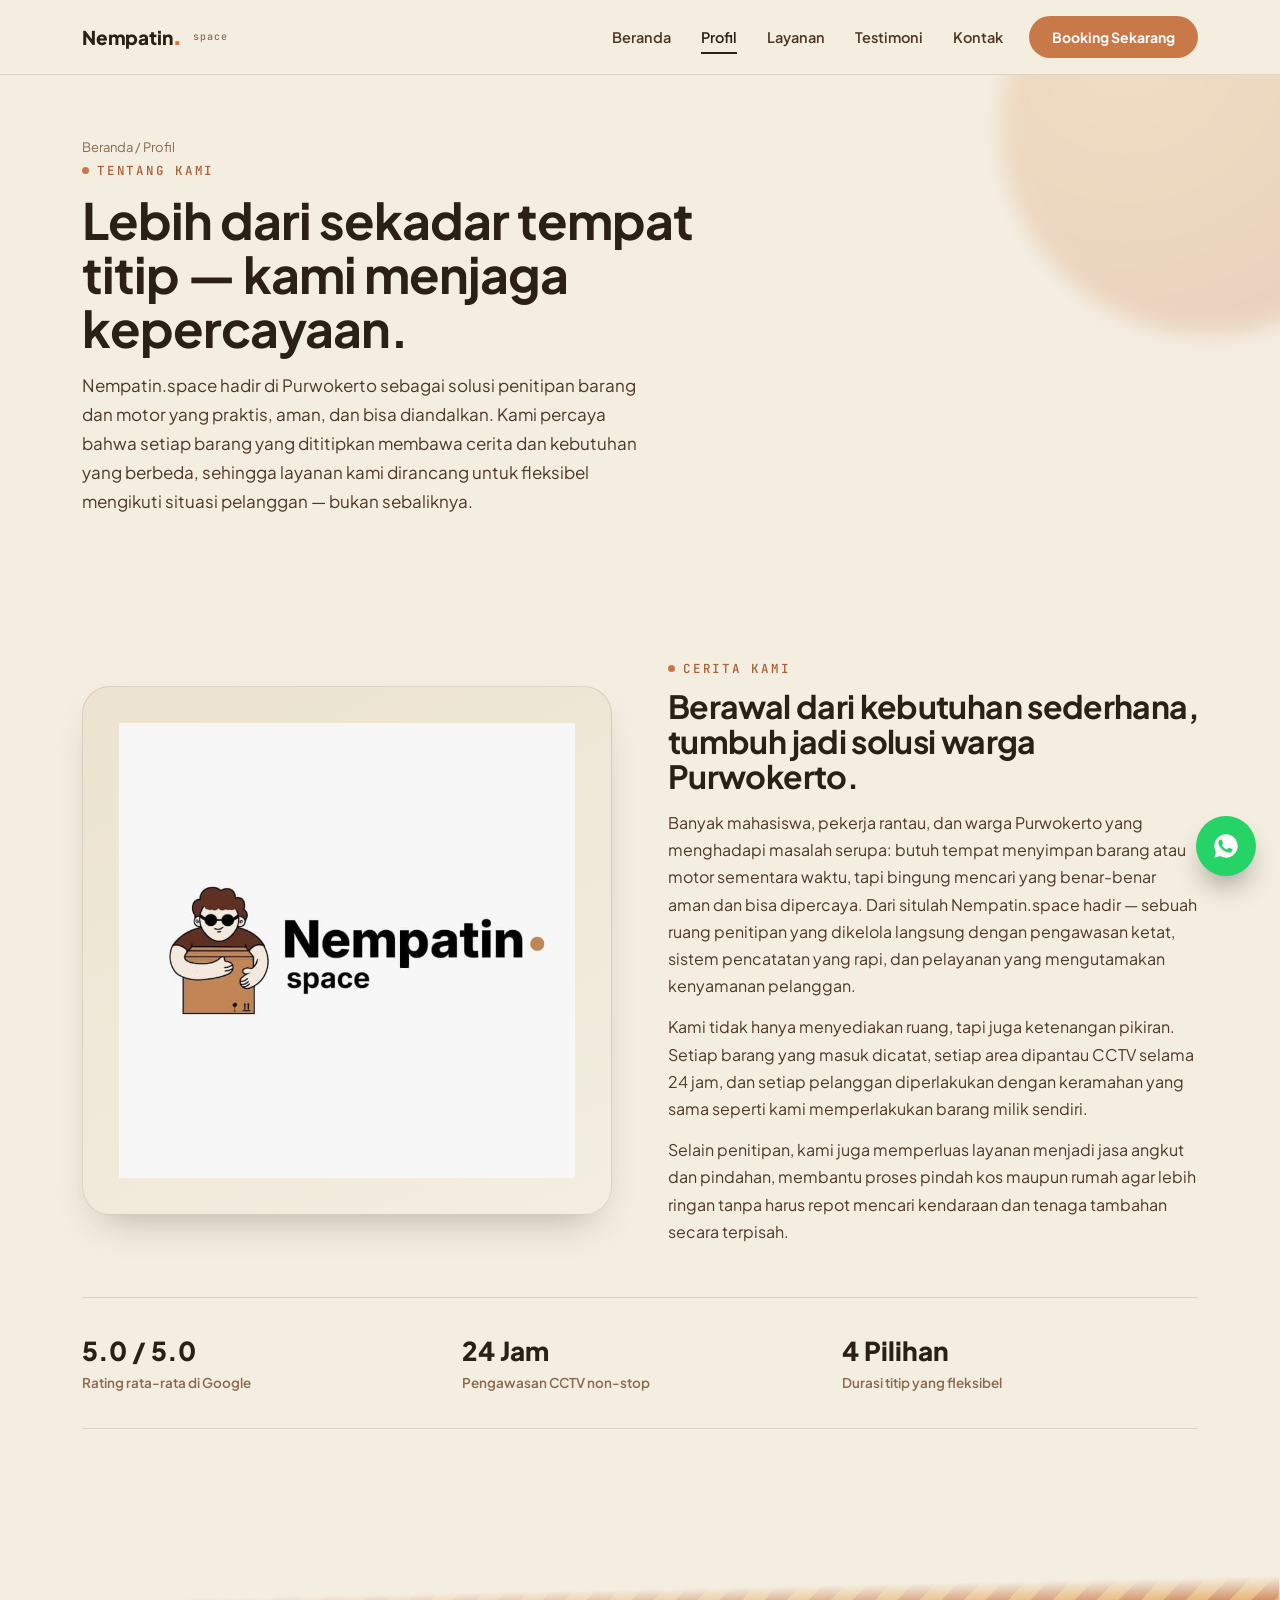
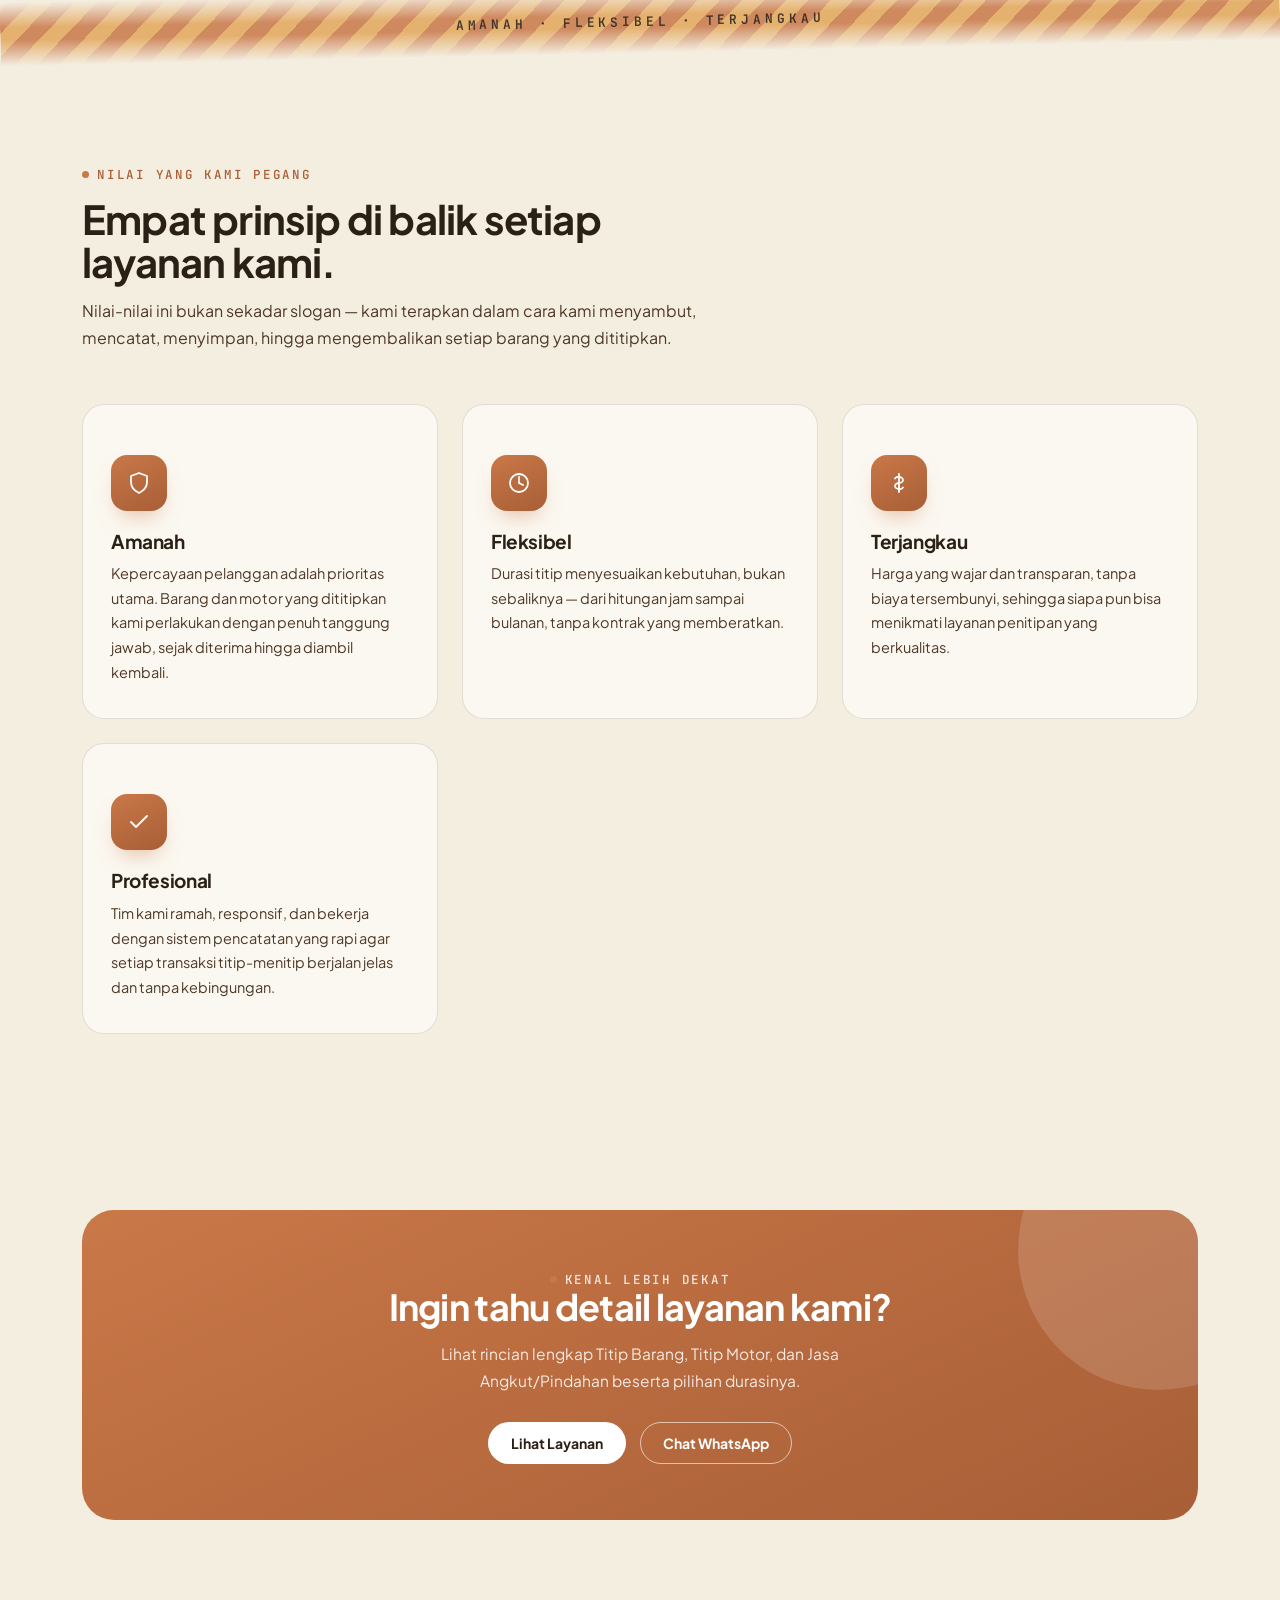
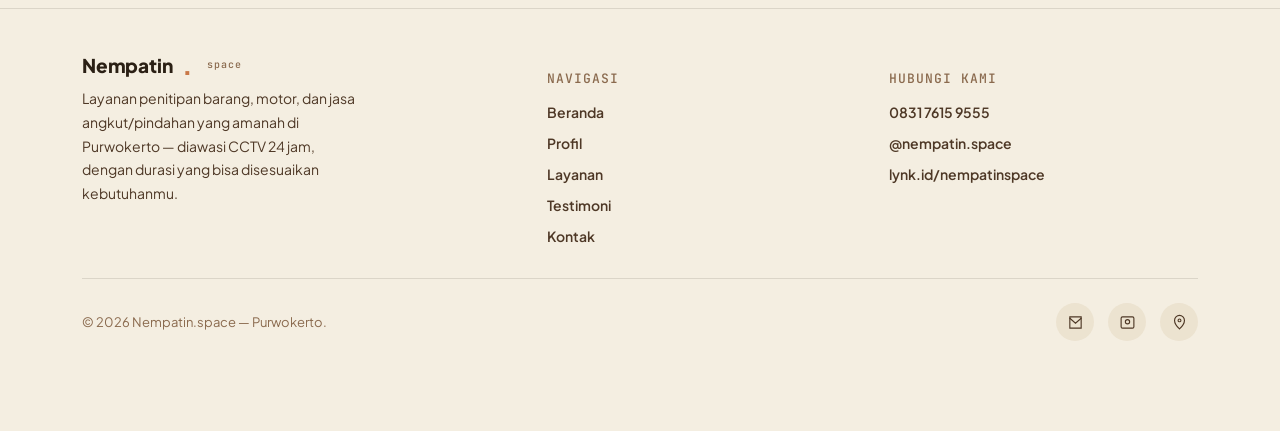
<file: profil.html>
<!DOCTYPE html>
<html lang="id">
<head>
<meta charset="UTF-8">
<meta name="viewport" content="width=device-width, initial-scale=1.0">
<title>Profil Kami — Nempatin.space Purwokerto</title>
<link rel="icon" type="image/png" href="assets/image/1.png">
<meta name="description" content="Kenali Nempatin.space lebih dekat — layanan penitipan barang, motor, dan jasa angkut di Purwokerto yang mengutamakan keamanan dan kepercayaan pelanggan.">
<link rel="preconnect" href="https://fonts.googleapis.com">
<link rel="preconnect" href="https://fonts.gstatic.com" crossorigin>
<link href="https://fonts.googleapis.com/css2?family=Plus+Jakarta+Sans:wght@400;500;600;700;800&family=JetBrains+Mono:wght@400;500&display=swap" rel="stylesheet">
<link rel="stylesheet" href="assets/style.css">
</head>
<body>

<header class="nav">
  <div class="nav-inner">
    <a href="index.html" class="brand">
      <span>Nempatin<span class="dot">.</span></span>
      <small>space</small>
    </a>
    <div class="nav-right">
      <nav class="nav-links">
        <a href="index.html">Beranda</a>
        <a href="profil.html" class="active">Profil</a>
        <a href="layanan.html">Layanan</a>
        <a href="testimoni.html">Testimoni</a>
        <a href="kontak.html">Kontak</a>
      </nav>
      <a href="https://wa.me/6283176159555" target="_blank" rel="noopener" class="btn btn-clay">Booking Sekarang</a>
      <button class="hamburger" id="hamburger" aria-label="Buka menu" aria-expanded="false">
        <span></span><span></span><span></span>
      </button>
    </div>
  </div>
  <div class="mobile-panel" id="mobilePanel">
    <div class="mobile-panel-inner">
      <a href="index.html">Beranda</a>
      <a href="profil.html" class="active">Profil</a>
      <a href="layanan.html">Layanan</a>
      <a href="testimoni.html">Testimoni</a>
      <a href="kontak.html">Kontak</a>
      <a href="https://wa.me/6283176159555" target="_blank" rel="noopener" class="btn btn-clay">Booking Sekarang</a>
    </div>
  </div>
</header>

<section class="page-header">
  <div class="wrap">
    <div class="crumb reveal"><a href="index.html">Beranda</a> / Profil</div>
    <span class="eyebrow reveal">Tentang Kami</span>
    <h1 class="reveal">Lebih dari sekadar tempat titip — kami menjaga kepercayaan.</h1>
    <p class="lede reveal">Nempatin.space hadir di Purwokerto sebagai solusi penitipan barang dan motor yang praktis, aman, dan bisa diandalkan. Kami percaya bahwa setiap barang yang dititipkan membawa cerita dan kebutuhan yang berbeda, sehingga layanan kami dirancang untuk fleksibel mengikuti situasi pelanggan — bukan sebaliknya.</p>
  </div>
</section>

<section>
  <div class="wrap">
    <div class="about-grid">
    <div class="about-media reveal">
        <img src="assets/image/1.png" alt="Nempatin.space" class="about-img">
    </div>
      <div class="reveal">
        <span class="eyebrow">Cerita Kami</span>
        <h2 style="font-size:clamp(24px,3vw,32px); margin-top:12px;">Berawal dari kebutuhan sederhana, tumbuh jadi solusi warga Purwokerto.</h2>
        <p style="margin-top:16px;">Banyak mahasiswa, pekerja rantau, dan warga Purwokerto yang menghadapi masalah serupa: butuh tempat menyimpan barang atau motor sementara waktu, tapi bingung mencari yang benar-benar aman dan bisa dipercaya. Dari situlah Nempatin.space hadir — sebuah ruang penitipan yang dikelola langsung dengan pengawasan ketat, sistem pencatatan yang rapi, dan pelayanan yang mengutamakan kenyamanan pelanggan.</p>
        <p style="margin-top:14px;">Kami tidak hanya menyediakan ruang, tapi juga ketenangan pikiran. Setiap barang yang masuk dicatat, setiap area dipantau CCTV selama 24 jam, dan setiap pelanggan diperlakukan dengan keramahan yang sama seperti kami memperlakukan barang milik sendiri.</p>
        <p style="margin-top:14px;">Selain penitipan, kami juga memperluas layanan menjadi jasa angkut dan pindahan, membantu proses pindah kos maupun rumah agar lebih ringan tanpa harus repot mencari kendaraan dan tenaga tambahan secara terpisah.</p>
      </div>
    </div>

    <div class="stat-bar reveal">
      <div class="stat-item">
        <b>5.0 / 5.0</b>
        <span>Rating rata-rata di Google</span>
      </div>
      <div class="stat-item">
        <b>24 Jam</b>
        <span>Pengawasan CCTV non-stop</span>
      </div>
      <div class="stat-item">
        <b>4 Pilihan</b>
        <span>Durasi titip yang fleksibel</span>
      </div>
    </div>
  </div>
</section>

<div class="tape-divider"><div class="tape-label">amanah · fleksibel · terjangkau</div></div>

<section>
  <div class="wrap">
    <div class="sec-head reveal">
      <span class="eyebrow">Nilai Yang Kami Pegang</span>
      <h2>Empat prinsip di balik setiap layanan kami.</h2>
      <p>Nilai-nilai ini bukan sekadar slogan — kami terapkan dalam cara kami menyambut, mencatat, menyimpan, hingga mengembalikan setiap barang yang dititipkan.</p>
    </div>
    <div class="services-grid">
      <div class="service-card reveal">
        <div class="service-icon">
          <svg width="24" height="24" viewBox="0 0 24 24" fill="none"><path d="M12 2L4 5v6c0 5 3.4 8.7 8 11 4.6-2.3 8-6 8-11V5l-8-3z" stroke="#fff" stroke-width="1.8" stroke-linejoin="round"/></svg>
        </div>
        <h3>Amanah</h3>
        <p>Kepercayaan pelanggan adalah prioritas utama. Barang dan motor yang dititipkan kami perlakukan dengan penuh tanggung jawab, sejak diterima hingga diambil kembali.</p>
      </div>
      <div class="service-card reveal">
        <div class="service-icon">
          <svg width="24" height="24" viewBox="0 0 24 24" fill="none"><path d="M12 6v6l4 2" stroke="#fff" stroke-width="1.8" stroke-linecap="round"/><circle cx="12" cy="12" r="9" stroke="#fff" stroke-width="1.8"/></svg>
        </div>
        <h3>Fleksibel</h3>
        <p>Durasi titip menyesuaikan kebutuhan, bukan sebaliknya — dari hitungan jam sampai bulanan, tanpa kontrak yang memberatkan.</p>
      </div>
      <div class="service-card reveal">
        <div class="service-icon">
          <svg width="24" height="24" viewBox="0 0 24 24" fill="none"><path d="M12 3v18M8 7.5a4 4 0 014-1.5c2.2 0 4 1.3 4 3s-1.8 3-4 3-4 1.3-4 3 1.8 3 4 3a4 4 0 004-1.5" stroke="#fff" stroke-width="1.8" stroke-linecap="round"/></svg>
        </div>
        <h3>Terjangkau</h3>
        <p>Harga yang wajar dan transparan, tanpa biaya tersembunyi, sehingga siapa pun bisa menikmati layanan penitipan yang berkualitas.</p>
      </div>
      <div class="service-card reveal">
        <div class="service-icon">
          <svg width="24" height="24" viewBox="0 0 24 24" fill="none"><path d="M4 12l5 5L20 6" stroke="#fff" stroke-width="1.8" stroke-linecap="round" stroke-linejoin="round"/></svg>
        </div>
        <h3>Profesional</h3>
        <p>Tim kami ramah, responsif, dan bekerja dengan sistem pencatatan yang rapi agar setiap transaksi titip-menitip berjalan jelas dan tanpa kebingungan.</p>
      </div>
    </div>
  </div>
</section>

<section>
  <div class="wrap">
    <div class="cta-banner reveal">
      <span class="eyebrow" style="color:rgba(255,255,255,0.85);">Kenal Lebih Dekat</span>
      <h2>Ingin tahu detail layanan kami?</h2>
      <p>Lihat rincian lengkap Titip Barang, Titip Motor, dan Jasa Angkut/Pindahan beserta pilihan durasinya.</p>
      <div class="hero-cta">
        <a href="layanan.html" class="btn btn-primary">Lihat Layanan</a>
        <a href="https://wa.me/6283176159555" target="_blank" rel="noopener" class="btn btn-outline">Chat WhatsApp</a>
      </div>
    </div>
  </div>
</section>

<footer>
  <div class="wrap">
    <div class="footer-grid">
      <div>
        <div class="brand" style="margin-bottom:10px;">Nempatin<span class="dot">.</span> <small style="display:inline; margin-left:4px;">space</small></div>
        <p>Layanan penitipan barang, motor, dan jasa angkut/pindahan yang amanah di Purwokerto — diawasi CCTV 24 jam, dengan durasi yang bisa disesuaikan kebutuhanmu.</p>
      </div>
      <div>
        <h4>Navigasi</h4>
        <ul>
          <li><a href="index.html">Beranda</a></li>
          <li><a href="profil.html">Profil</a></li>
          <li><a href="layanan.html">Layanan</a></li>
          <li><a href="testimoni.html">Testimoni</a></li>
          <li><a href="kontak.html">Kontak</a></li>
        </ul>
      </div>
      <div>
        <h4>Hubungi Kami</h4>
        <ul>
          <li><a href="https://wa.me/6283176159555" target="_blank" rel="noopener">0831 7615 9555</a></li>
          <li><a href="https://instagram.com/nempatin.space" target="_blank" rel="noopener">@nempatin.space</a></li>
          <li><a href="https://lynk.id/nempatinspace" target="_blank" rel="noopener">lynk.id/nempatinspace</a></li>
        </ul>
      </div>
    </div>
    <div class="footer-bottom">
      <p>&copy; 2026 Nempatin.space — Purwokerto.</p>
      <div class="socials">
        <a href="https://wa.me/6283176159555" target="_blank" rel="noopener" aria-label="WhatsApp">
          <svg width="17" height="17" viewBox="0 0 24 24" fill="none"><path d="M4 4h16v16H4z" stroke="#4E3826" stroke-width="1.6"/><path d="M4 6l8 7 8-7" stroke="#4E3826" stroke-width="1.6" stroke-linecap="round"/></svg>
        </a>
        <a href="https://instagram.com/nempatin.space" target="_blank" rel="noopener" aria-label="Instagram">
          <svg width="17" height="17" viewBox="0 0 24 24" fill="none"><rect x="3" y="4" width="18" height="16" rx="2" stroke="#4E3826" stroke-width="1.6"/><circle cx="12" cy="11" r="3" stroke="#4E3826" stroke-width="1.6"/></svg>
        </a>
        <a href="https://maps.app.goo.gl/arRKJsHM7Xrtmni49" target="_blank" rel="noopener" aria-label="Google Maps">
          <svg width="17" height="17" viewBox="0 0 24 24" fill="none"><path d="M12 21s7-6.6 7-12a7 7 0 10-14 0c0 5.4 7 12 7 12z" stroke="#4E3826" stroke-width="1.6"/><circle cx="12" cy="9" r="2" stroke="#4E3826" stroke-width="1.6"/></svg>
        </a>
      </div>
    </div>
  </div>
</footer>

<a href="https://wa.me/6283176159555" target="_blank" rel="noopener" class="float-wa" aria-label="Chat WhatsApp">
  <svg width="28" height="28" viewBox="0 0 24 24" fill="#fff"><path d="M12 2C6.48 2 2 6.48 2 12c0 1.85.5 3.58 1.37 5.07L2 22l5.09-1.34A9.94 9.94 0 0012 22c5.52 0 10-4.48 10-10S17.52 2 12 2zm5.2 14.2c-.24.66-1.4 1.26-1.94 1.32-.5.06-1.05.26-3.55-.74-2.98-1.19-4.9-4.2-5.05-4.4-.15-.2-1.2-1.6-1.2-3.05 0-1.45.76-2.16 1.03-2.46.27-.3.6-.36.8-.36.2 0 .4 0 .58.01.19.01.44-.07.68.53.24.6.83 2.07.9 2.22.07.15.12.33.02.53-.1.2-.15.32-.3.5-.15.17-.31.38-.44.51-.15.15-.3.31-.13.6.17.3.75 1.24 1.62 2.02 1.12 1 2.06 1.31 2.36 1.46.3.15.47.13.65-.08.18-.2.75-.87.95-1.17.2-.3.4-.25.68-.15.28.1 1.75.83 2.05.98.3.15.5.23.57.35.08.13.08.75-.16 1.41z"/></svg>
</a>

<script src="assets/script.js"></script>
</body>
</html>
</file>
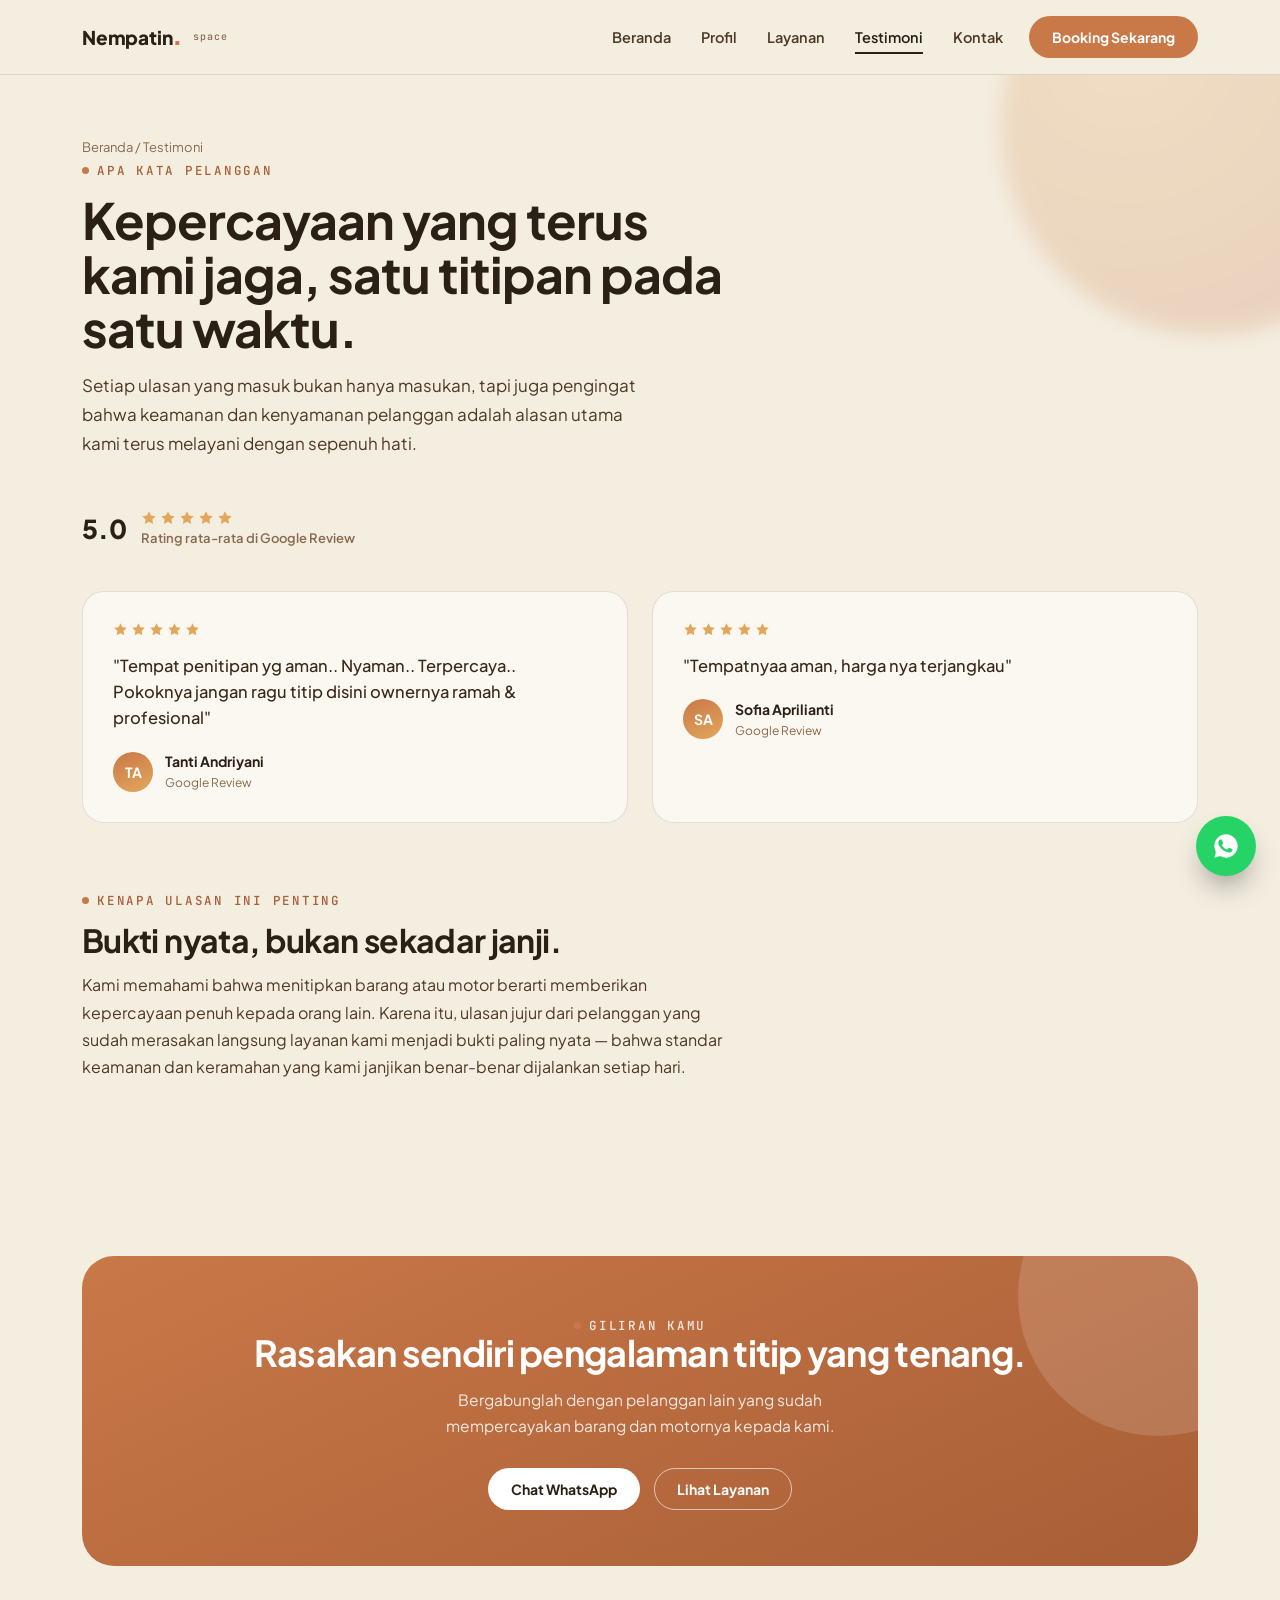
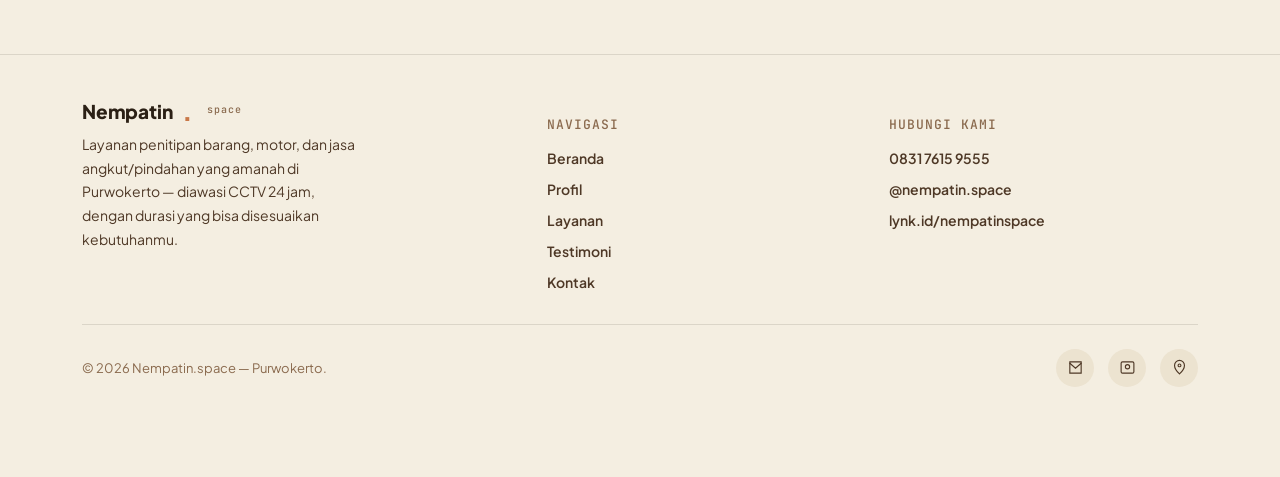
<file: testimoni.html>
<!DOCTYPE html>
<html lang="id">
<head>
<meta charset="UTF-8">
<meta name="viewport" content="width=device-width, initial-scale=1.0">
<title>Testimoni Pelanggan — Nempatin.space Purwokerto</title>
<link rel="icon" type="image/png" href="assets/image/1.png">
<meta name="description" content="Rating 5.0/5.0 di Google. Baca pengalaman pelanggan yang sudah titip barang dan motor bersama Nempatin.space Purwokerto.">
<link rel="preconnect" href="https://fonts.googleapis.com">
<link rel="preconnect" href="https://fonts.gstatic.com" crossorigin>
<link href="https://fonts.googleapis.com/css2?family=Plus+Jakarta+Sans:wght@400;500;600;700;800&family=JetBrains+Mono:wght@400;500&display=swap" rel="stylesheet">
<link rel="stylesheet" href="assets/style.css">
</head>
<body>

<header class="nav">
  <div class="nav-inner">
    <a href="index.html" class="brand">
      <span>Nempatin<span class="dot">.</span></span>
      <small>space</small>
    </a>
    <div class="nav-right">
      <nav class="nav-links">
        <a href="index.html">Beranda</a>
        <a href="profil.html">Profil</a>
        <a href="layanan.html">Layanan</a>
        <a href="testimoni.html" class="active">Testimoni</a>
        <a href="kontak.html">Kontak</a>
      </nav>
      <a href="https://wa.me/6283176159555" target="_blank" rel="noopener" class="btn btn-clay">Booking Sekarang</a>
      <button class="hamburger" id="hamburger" aria-label="Buka menu" aria-expanded="false">
        <span></span><span></span><span></span>
      </button>
    </div>
  </div>
  <div class="mobile-panel" id="mobilePanel">
    <div class="mobile-panel-inner">
      <a href="index.html">Beranda</a>
      <a href="profil.html">Profil</a>
      <a href="layanan.html">Layanan</a>
      <a href="testimoni.html" class="active">Testimoni</a>
      <a href="kontak.html">Kontak</a>
      <a href="https://wa.me/6283176159555" target="_blank" rel="noopener" class="btn btn-clay">Booking Sekarang</a>
    </div>
  </div>
</header>

<section class="page-header">
  <div class="wrap">
    <div class="crumb reveal"><a href="index.html">Beranda</a> / Testimoni</div>
    <span class="eyebrow reveal">Apa Kata Pelanggan</span>
    <h1 class="reveal">Kepercayaan yang terus kami jaga, satu titipan pada satu waktu.</h1>
    <p class="lede reveal">Setiap ulasan yang masuk bukan hanya masukan, tapi juga pengingat bahwa keamanan dan kenyamanan pelanggan adalah alasan utama kami terus melayani dengan sepenuh hati.</p>
  </div>
</section>

<section style="padding-top:0;">
  <div class="wrap">
    <div class="rating-row reveal">
      <span class="rating-num">5.0</span>
      <div>
        <div class="stars">
          <svg width="16" height="16" viewBox="0 0 24 24" fill="#E3A75B"><path d="M12 2l3.1 6.3 6.9 1-5 4.9 1.2 6.8L12 17.8 5.8 21l1.2-6.8-5-4.9 6.9-1L12 2z"/></svg>
          <svg width="16" height="16" viewBox="0 0 24 24" fill="#E3A75B"><path d="M12 2l3.1 6.3 6.9 1-5 4.9 1.2 6.8L12 17.8 5.8 21l1.2-6.8-5-4.9 6.9-1L12 2z"/></svg>
          <svg width="16" height="16" viewBox="0 0 24 24" fill="#E3A75B"><path d="M12 2l3.1 6.3 6.9 1-5 4.9 1.2 6.8L12 17.8 5.8 21l1.2-6.8-5-4.9 6.9-1L12 2z"/></svg>
          <svg width="16" height="16" viewBox="0 0 24 24" fill="#E3A75B"><path d="M12 2l3.1 6.3 6.9 1-5 4.9 1.2 6.8L12 17.8 5.8 21l1.2-6.8-5-4.9 6.9-1L12 2z"/></svg>
          <svg width="16" height="16" viewBox="0 0 24 24" fill="#E3A75B"><path d="M12 2l3.1 6.3 6.9 1-5 4.9 1.2 6.8L12 17.8 5.8 21l1.2-6.8-5-4.9 6.9-1L12 2z"/></svg>
        </div>
        <span class="rating-sub">Rating rata-rata di Google Review</span>
      </div>
    </div>

    <div class="testi-grid">
      <div class="testi-card reveal">
        <div class="stars">
          <svg width="15" height="15" viewBox="0 0 24 24" fill="#E3A75B"><path d="M12 2l3.1 6.3 6.9 1-5 4.9 1.2 6.8L12 17.8 5.8 21l1.2-6.8-5-4.9 6.9-1L12 2z"/></svg>
          <svg width="15" height="15" viewBox="0 0 24 24" fill="#E3A75B"><path d="M12 2l3.1 6.3 6.9 1-5 4.9 1.2 6.8L12 17.8 5.8 21l1.2-6.8-5-4.9 6.9-1L12 2z"/></svg>
          <svg width="15" height="15" viewBox="0 0 24 24" fill="#E3A75B"><path d="M12 2l3.1 6.3 6.9 1-5 4.9 1.2 6.8L12 17.8 5.8 21l1.2-6.8-5-4.9 6.9-1L12 2z"/></svg>
          <svg width="15" height="15" viewBox="0 0 24 24" fill="#E3A75B"><path d="M12 2l3.1 6.3 6.9 1-5 4.9 1.2 6.8L12 17.8 5.8 21l1.2-6.8-5-4.9 6.9-1L12 2z"/></svg>
          <svg width="15" height="15" viewBox="0 0 24 24" fill="#E3A75B"><path d="M12 2l3.1 6.3 6.9 1-5 4.9 1.2 6.8L12 17.8 5.8 21l1.2-6.8-5-4.9 6.9-1L12 2z"/></svg>
        </div>
        <p class="quote">"Tempat penitipan yg aman.. Nyaman.. Terpercaya.. Pokoknya jangan ragu titip disini ownernya ramah &amp; profesional"</p>
        <div class="testi-who">
          <div class="avatar">TA</div>
          <div><b>Tanti Andriyani</b><span>Google Review</span></div>
        </div>
      </div>
      <div class="testi-card reveal">
        <div class="stars">
          <svg width="15" height="15" viewBox="0 0 24 24" fill="#E3A75B"><path d="M12 2l3.1 6.3 6.9 1-5 4.9 1.2 6.8L12 17.8 5.8 21l1.2-6.8-5-4.9 6.9-1L12 2z"/></svg>
          <svg width="15" height="15" viewBox="0 0 24 24" fill="#E3A75B"><path d="M12 2l3.1 6.3 6.9 1-5 4.9 1.2 6.8L12 17.8 5.8 21l1.2-6.8-5-4.9 6.9-1L12 2z"/></svg>
          <svg width="15" height="15" viewBox="0 0 24 24" fill="#E3A75B"><path d="M12 2l3.1 6.3 6.9 1-5 4.9 1.2 6.8L12 17.8 5.8 21l1.2-6.8-5-4.9 6.9-1L12 2z"/></svg>
          <svg width="15" height="15" viewBox="0 0 24 24" fill="#E3A75B"><path d="M12 2l3.1 6.3 6.9 1-5 4.9 1.2 6.8L12 17.8 5.8 21l1.2-6.8-5-4.9 6.9-1L12 2z"/></svg>
          <svg width="15" height="15" viewBox="0 0 24 24" fill="#E3A75B"><path d="M12 2l3.1 6.3 6.9 1-5 4.9 1.2 6.8L12 17.8 5.8 21l1.2-6.8-5-4.9 6.9-1L12 2z"/></svg>
        </div>
        <p class="quote">"Tempatnyaa aman, harga nya terjangkau"</p>
        <div class="testi-who">
          <div class="avatar">SA</div>
          <div><b>Sofia Aprilianti</b><span>Google Review</span></div>
        </div>
      </div>
    </div>

    <div class="sec-head reveal" style="margin-top:64px; margin-bottom:0;">
      <span class="eyebrow">Kenapa Ulasan Ini Penting</span>
      <h2 style="font-size:clamp(24px,3vw,32px);">Bukti nyata, bukan sekadar janji.</h2>
      <p>Kami memahami bahwa menitipkan barang atau motor berarti memberikan kepercayaan penuh kepada orang lain. Karena itu, ulasan jujur dari pelanggan yang sudah merasakan langsung layanan kami menjadi bukti paling nyata — bahwa standar keamanan dan keramahan yang kami janjikan benar-benar dijalankan setiap hari.</p>
    </div>
  </div>
</section>

<section>
  <div class="wrap">
    <div class="cta-banner reveal">
      <span class="eyebrow" style="color:rgba(255,255,255,0.85);">Giliran Kamu</span>
      <h2>Rasakan sendiri pengalaman titip yang tenang.</h2>
      <p>Bergabunglah dengan pelanggan lain yang sudah mempercayakan barang dan motornya kepada kami.</p>
      <div class="hero-cta">
        <a href="https://wa.me/6283176159555" target="_blank" rel="noopener" class="btn btn-primary">Chat WhatsApp</a>
        <a href="layanan.html" class="btn btn-outline">Lihat Layanan</a>
      </div>
    </div>
  </div>
</section>

<footer>
  <div class="wrap">
    <div class="footer-grid">
      <div>
        <div class="brand" style="margin-bottom:10px;">Nempatin<span class="dot">.</span> <small style="display:inline; margin-left:4px;">space</small></div>
        <p>Layanan penitipan barang, motor, dan jasa angkut/pindahan yang amanah di Purwokerto — diawasi CCTV 24 jam, dengan durasi yang bisa disesuaikan kebutuhanmu.</p>
      </div>
      <div>
        <h4>Navigasi</h4>
        <ul>
          <li><a href="index.html">Beranda</a></li>
          <li><a href="profil.html">Profil</a></li>
          <li><a href="layanan.html">Layanan</a></li>
          <li><a href="testimoni.html">Testimoni</a></li>
          <li><a href="kontak.html">Kontak</a></li>
        </ul>
      </div>
      <div>
        <h4>Hubungi Kami</h4>
        <ul>
          <li><a href="https://wa.me/6283176159555" target="_blank" rel="noopener">0831 7615 9555</a></li>
          <li><a href="https://instagram.com/nempatin.space" target="_blank" rel="noopener">@nempatin.space</a></li>
          <li><a href="https://lynk.id/nempatinspace" target="_blank" rel="noopener">lynk.id/nempatinspace</a></li>
        </ul>
      </div>
    </div>
    <div class="footer-bottom">
      <p>&copy; 2026 Nempatin.space — Purwokerto.</p>
      <div class="socials">
        <a href="https://wa.me/6283176159555" target="_blank" rel="noopener" aria-label="WhatsApp">
          <svg width="17" height="17" viewBox="0 0 24 24" fill="none"><path d="M4 4h16v16H4z" stroke="#4E3826" stroke-width="1.6"/><path d="M4 6l8 7 8-7" stroke="#4E3826" stroke-width="1.6" stroke-linecap="round"/></svg>
        </a>
        <a href="https://instagram.com/nempatin.space" target="_blank" rel="noopener" aria-label="Instagram">
          <svg width="17" height="17" viewBox="0 0 24 24" fill="none"><rect x="3" y="4" width="18" height="16" rx="2" stroke="#4E3826" stroke-width="1.6"/><circle cx="12" cy="11" r="3" stroke="#4E3826" stroke-width="1.6"/></svg>
        </a>
        <a href="https://maps.app.goo.gl/arRKJsHM7Xrtmni49" target="_blank" rel="noopener" aria-label="Google Maps">
          <svg width="17" height="17" viewBox="0 0 24 24" fill="none"><path d="M12 21s7-6.6 7-12a7 7 0 10-14 0c0 5.4 7 12 7 12z" stroke="#4E3826" stroke-width="1.6"/><circle cx="12" cy="9" r="2" stroke="#4E3826" stroke-width="1.6"/></svg>
        </a>
      </div>
    </div>
  </div>
</footer>

<a href="https://wa.me/6283176159555" target="_blank" rel="noopener" class="float-wa" aria-label="Chat WhatsApp">
  <svg width="28" height="28" viewBox="0 0 24 24" fill="#fff"><path d="M12 2C6.48 2 2 6.48 2 12c0 1.85.5 3.58 1.37 5.07L2 22l5.09-1.34A9.94 9.94 0 0012 22c5.52 0 10-4.48 10-10S17.52 2 12 2zm5.2 14.2c-.24.66-1.4 1.26-1.94 1.32-.5.06-1.05.26-3.55-.74-2.98-1.19-4.9-4.2-5.05-4.4-.15-.2-1.2-1.6-1.2-3.05 0-1.45.76-2.16 1.03-2.46.27-.3.6-.36.8-.36.2 0 .4 0 .58.01.19.01.44-.07.68.53.24.6.83 2.07.9 2.22.07.15.12.33.02.53-.1.2-.15.32-.3.5-.15.17-.31.38-.44.51-.15.15-.3.31-.13.6.17.3.75 1.24 1.62 2.02 1.12 1 2.06 1.31 2.36 1.46.3.15.47.13.65-.08.18-.2.75-.87.95-1.17.2-.3.4-.25.68-.15.28.1 1.75.83 2.05.98.3.15.5.23.57.35.08.13.08.75-.16 1.41z"/></svg>
</a>

<script src="assets/script.js"></script>
</body>
</html>
</file>
<file: assets/style.css>
/* ==========================================================
   Nempatin.space — shared stylesheet
   ========================================================== */
:root{
  --cream:#F4EEE1;
  --cream-2:#ECE3D0;
  --paper:#FBF8F1;
  --brown-900:#2B2015;
  --brown-800:#3A2A1B;
  --brown-700:#4E3826;
  --brown-500:#8A6A4E;
  --brown-300:#B99C7C;
  --clay:#C97848;
  --clay-dark:#A85E36;
  --gold:#E3A75B;
  --ink:#2B2015;
  --line:rgba(43,32,21,0.12);
  --radius:22px;
  --shadow:0 20px 40px -20px rgba(43,32,21,0.35);
}
*{box-sizing:border-box;}
html{scroll-behavior:smooth;}
body{
  margin:0;
  background:var(--cream);
  color:var(--ink);
  font-family:'Plus Jakarta Sans', sans-serif;
  -webkit-font-smoothing:antialiased;
  overflow-x:hidden;
}
a{color:inherit;}
img{max-width:100%; display:block;}
.eyebrow{
  font-family:'JetBrains Mono', monospace;
  font-size:12.5px;
  letter-spacing:.14em;
  text-transform:uppercase;
  color:var(--clay-dark);
  font-weight:500;
  display:inline-flex;
  align-items:center;
  gap:8px;
}
.eyebrow::before{
  content:"";
  width:7px;height:7px;border-radius:50%;
  background:var(--clay);
  display:inline-block;
}
.wrap{
  max-width:1180px;
  margin:0 auto;
  padding:0 32px;
}
h1,h2,h3{
  font-family:'Plus Jakarta Sans', sans-serif;
  margin:0;
  color:var(--brown-900);
  letter-spacing:-0.02em;
  line-height:1.08;
}
p{ line-height:1.7; color:var(--brown-700); margin:0;}

/* ---------- NAV ---------- */
header.nav{
  position:sticky; top:0; z-index:100;
  background:rgba(244,238,225,0.9);
  backdrop-filter:blur(10px);
  border-bottom:1px solid var(--line);
}
.nav-inner{
  display:flex; align-items:center; justify-content:space-between;
  padding:16px 32px;
  max-width:1180px; margin:0 auto;
  position:relative;
}
.brand{
  display:flex; align-items:center; gap:10px;
  font-weight:800; font-size:19px; color:var(--brown-900);
  letter-spacing:-0.01em;
  text-decoration:none;
}
.brand .dot{color:var(--clay); font-size:26px; line-height:0;}
.brand small{
  display:block; font-family:'JetBrains Mono',monospace;
  font-size:10px; font-weight:500; letter-spacing:.1em;
  color:var(--brown-500); text-transform:lowercase; margin-top:-2px;
}
.nav-right{ display:flex; align-items:center; gap:26px;}
.nav-links{
  display:flex; align-items:center; gap:30px;
  font-size:14.5px; font-weight:600;
}
.nav-links a{
  text-decoration:none; color:var(--brown-700); transition:color .2s;
  position:relative; padding:4px 0;
}
.nav-links a::after{
  content:"";
  position:absolute; left:0; bottom:-4px;
  width:0; height:2px; background:var(--clay);
  transition:width .25s ease;
}
.nav-links a:hover{ color:var(--clay-dark);}
.nav-links a:hover::after{ width:100%;}
.nav-links a.active{ color:var(--brown-900);}
.nav-links a.active::after{ width:100%; background:var(--brown-900);}

.btn{
  display:inline-flex; align-items:center; gap:8px;
  padding:11px 22px;
  border-radius:999px;
  font-weight:700; font-size:14px;
  text-decoration:none;
  border:1.5px solid transparent;
  cursor:pointer;
  transition: transform .18s ease, box-shadow .18s ease, background .2s;
}
.btn-primary{ background:var(--brown-900); color:var(--paper);}
.btn-primary:hover{ transform:translateY(-2px); box-shadow:0 10px 20px -8px rgba(43,32,21,0.5);}
.btn-clay{ background:var(--clay); color:#fff;}
.btn-clay:hover{ transform:translateY(-2px); box-shadow:0 10px 24px -8px rgba(201,120,72,0.6); background:var(--clay-dark);}
.btn-outline{ background:transparent; border-color:var(--brown-900); color:var(--brown-900);}
.btn-outline:hover{ background:var(--brown-900); color:var(--paper);}

/* hamburger (mobile) */
.hamburger{
  display:none;
  width:42px; height:42px;
  border-radius:12px;
  border:1px solid var(--line);
  background:var(--paper);
  align-items:center; justify-content:center;
  flex-direction:column; gap:5px;
  cursor:pointer;
}
.hamburger span{
  display:block; width:19px; height:2px; background:var(--brown-900);
  transition:transform .28s ease, opacity .2s ease;
}
.hamburger.is-open span:nth-child(1){ transform:translateY(7px) rotate(45deg);}
.hamburger.is-open span:nth-child(2){ opacity:0;}
.hamburger.is-open span:nth-child(3){ transform:translateY(-7px) rotate(-45deg);}

.mobile-panel{
  display:none;
  max-height:0; overflow:hidden;
  background:var(--paper);
  border-bottom:1px solid var(--line);
  transition:max-height .3s ease;
}
.mobile-panel.is-open{ max-height:420px;}
.mobile-panel-inner{ padding:10px 32px 24px; display:flex; flex-direction:column; gap:4px;}
.mobile-panel a{
  text-decoration:none; color:var(--brown-700); font-weight:600; font-size:15.5px;
  padding:12px 4px; border-bottom:1px solid var(--line);
}
.mobile-panel a.active{ color:var(--clay-dark);}
.mobile-panel .btn{ margin-top:14px; justify-content:center;}

/* ---------- PAGE HEADER (subpages) ---------- */
.page-header{
  position:relative;
  padding:64px 0 52px;
  overflow:hidden;
}
.page-header::before{
  content:"";
  position:absolute; top:-160px; right:-140px;
  width:420px; height:420px; border-radius:50%;
  background:radial-gradient(circle at 30% 30%, var(--gold), var(--clay) 70%);
  opacity:.22; filter:blur(10px);
}
.page-header .wrap{ position:relative; z-index:1;}
.page-header h1{ font-size:clamp(32px,4.4vw,50px); margin-top:14px; max-width:680px;}
.page-header .lede{ margin-top:16px; font-size:17px; max-width:560px;}
.crumb{ font-size:13px; color:var(--brown-500); margin-bottom:2px;}
.crumb a{ text-decoration:none; color:var(--brown-500);}
.crumb a:hover{ color:var(--clay-dark);}

/* ---------- HERO (home) ---------- */
.hero{ position:relative; padding:70px 0 30px; overflow:hidden;}
.hero::before{
  content:"";
  position:absolute; top:-140px; right:-160px;
  width:520px; height:520px; border-radius:50%;
  background:radial-gradient(circle at 30% 30%, var(--gold), var(--clay) 70%);
  opacity:.28; filter:blur(10px);
  z-index:0;
}
.hero-grid{
  position:relative; z-index:1;
  display:grid; grid-template-columns:1.05fr 0.95fr; gap:40px; align-items:center;
}
.hero h1{ font-size:clamp(36px, 4.8vw, 58px); font-weight:800; margin-top:18px;}
.hero h1 .accent{ color:var(--clay);}
.hero-sub{ margin-top:20px; font-size:17.5px; max-width:480px;}
.hero-cta{ display:flex; gap:14px; margin-top:32px; flex-wrap:wrap;}
.trust-row{ display:flex; align-items:center; gap:22px; margin-top:36px; padding-top:24px; border-top:1px solid var(--line); flex-wrap:wrap;}
.trust-item{ display:flex; align-items:center; gap:9px; font-size:13.5px; font-weight:600; color:var(--brown-700);}
.trust-item svg{ flex-shrink:0;}

.hero-art{ position:relative; display:flex; align-items:center; justify-content:center; min-height:400px;}
.art-card{
  position:relative; width:100%; max-width:400px; aspect-ratio:1/1.02;
  background:linear-gradient(155deg, var(--cream-2), var(--cream));
  border-radius:32px; border:1px solid var(--line); box-shadow:var(--shadow);
  display:flex; align-items:center; justify-content:center; padding:24px;
}
.cctv-badge{
  position:absolute; top:22px; left:-14px;
  background:var(--brown-900); color:var(--paper);
  padding:10px 16px; border-radius:14px;
  font-family:'JetBrains Mono',monospace; font-size:11.5px; font-weight:500; letter-spacing:.06em;
  display:flex; align-items:center; gap:8px;
  box-shadow:0 14px 26px -10px rgba(0,0,0,0.45);
  animation: float 4.5s ease-in-out infinite;
}
.cctv-badge .pulse{
  width:8px; height:8px; border-radius:50%; background:#7CD98A;
  animation: pulse 1.8s infinite;
}
@keyframes pulse{
  0%{ box-shadow:0 0 0 0 rgba(124,217,138,.55);}
  70%{ box-shadow:0 0 0 9px rgba(124,217,138,0);}
  100%{ box-shadow:0 0 0 0 rgba(124,217,138,0);}
}
.rating-badge{
  position:absolute; bottom:26px; right:-10px;
  background:var(--paper); border:1px solid var(--line);
  padding:12px 18px; border-radius:16px; box-shadow:var(--shadow);
  text-align:center; animation: float 5.5s ease-in-out infinite reverse;
}
.rating-badge b{ font-size:20px; display:block; color:var(--brown-900);}
.rating-badge span{ font-size:11px; color:var(--brown-500); font-weight:600;}
@keyframes float{ 0%,100%{ transform:translateY(0px);} 50%{ transform:translateY(-10px);} }

/* ---------- TAPE DIVIDER ---------- */
.tape-divider{
  position:relative; height:64px; margin:20px 0;
  background:repeating-linear-gradient(-45deg, var(--clay), var(--clay) 16px, var(--gold) 16px, var(--gold) 32px);
  -webkit-mask-image: linear-gradient(to bottom, transparent, black 40%, black 60%, transparent);
          mask-image: linear-gradient(to bottom, transparent, black 40%, black 60%, transparent);
  opacity:.85; transform:rotate(-1.2deg);
}
.tape-label{
  position:absolute; inset:0; display:flex; align-items:center; justify-content:center;
  font-family:'JetBrains Mono',monospace; color:var(--brown-900);
  font-size:13px; font-weight:600; letter-spacing:.3em; text-transform:uppercase;
  mix-blend-mode:multiply;
}

/* ---------- SECTION GENERIC ---------- */
section{ padding:88px 0; }
.sec-head{ max-width:660px; margin-bottom:52px;}
.sec-head h2{ font-size:clamp(28px,3.4vw,40px); margin-top:14px;}
.sec-head p{ margin-top:14px; font-size:16px;}
.sec-head p + p{ margin-top:12px;}

.reveal{ opacity:0; transform:translateY(26px); transition:opacity .7s ease, transform .7s ease;}
.reveal.in{ opacity:1; transform:translateY(0);}

/* ---------- SERVICES ---------- */
.services-grid{ display:grid; grid-template-columns:repeat(3,1fr); gap:24px;}
.service-card{
  background:var(--paper); border:1px solid var(--line); border-radius:var(--radius);
  padding:34px 28px; position:relative; overflow:hidden;
  transition: transform .25s ease, box-shadow .25s ease;
  display:flex; flex-direction:column;
}
.service-card:hover{ transform:translateY(-6px); box-shadow:var(--shadow);}
.service-card .num{ font-family:'JetBrains Mono',monospace; font-size:12px; color:var(--brown-300); font-weight:500;}
.service-icon{
  width:56px; height:56px; border-radius:16px;
  background:linear-gradient(155deg, var(--clay), var(--clay-dark));
  display:flex; align-items:center; justify-content:center; margin:16px 0 20px;
  box-shadow:0 12px 22px -10px rgba(201,120,72,0.55);
}
.service-card h3{ font-size:19px; font-weight:700; margin-bottom:10px;}
.service-card p{ font-size:14.5px;}
.service-card p + p{ margin-top:10px;}
.service-card .card-link{
  margin-top:18px; font-size:13.5px; font-weight:700; color:var(--clay-dark);
  text-decoration:none; display:inline-flex; align-items:center; gap:6px;
}

/* ---------- DURATION ---------- */
.duration-wrap{
  background:var(--brown-900); border-radius:32px; padding:56px 48px;
  display:grid; grid-template-columns:0.9fr 1.1fr; gap:40px; align-items:center;
  color:var(--paper); position:relative; overflow:hidden;
}
.duration-wrap::after{
  content:""; position:absolute; bottom:-120px; left:-80px;
  width:320px; height:320px; border-radius:50%;
  background:radial-gradient(circle, var(--clay), transparent 70%); opacity:.35;
}
.duration-wrap .eyebrow{ color:var(--gold);}
.duration-wrap .eyebrow::before{ background:var(--gold);}
.duration-wrap h2{ color:var(--paper); font-size:clamp(26px,3vw,34px); margin-top:14px;}
.duration-wrap p{ color:rgba(251,248,241,0.72); margin-top:14px; font-size:15.5px;}
.duration-wrap p + p{ margin-top:10px;}
.duration-pills{ display:grid; grid-template-columns:1fr 1fr; gap:14px; position:relative; z-index:1;}
.pill{
  background:rgba(251,248,241,0.06); border:1px solid rgba(251,248,241,0.16);
  border-radius:16px; padding:20px; transition: background .2s ease, transform .2s ease;
}
.pill:hover{ background:rgba(251,248,241,0.12); transform:translateY(-3px);}
.pill .pill-top{ display:flex; align-items:center; gap:10px; margin-bottom:8px;}
.pill .pill-top svg{ flex-shrink:0;}
.pill b{ font-size:16px; font-weight:700;}
.pill span{ font-size:12.5px; color:rgba(251,248,241,0.6); display:block; margin-top:4px;}

/* ---------- PROCESS STEPS ---------- */
.process-grid{ display:grid; grid-template-columns:repeat(3,1fr); gap:24px;}
.process-card{
  background:var(--paper); border:1px solid var(--line); border-radius:var(--radius); padding:30px;
  position:relative;
}
.process-card .step-num{
  font-family:'JetBrains Mono',monospace; font-weight:700; font-size:14px;
  width:34px; height:34px; border-radius:50%;
  background:var(--cream-2); color:var(--brown-800);
  display:flex; align-items:center; justify-content:center; margin-bottom:16px;
}
.process-card h3{ font-size:17px; margin-bottom:8px;}
.process-card p{ font-size:14px;}
.process-line{
  display:none;
}

/* ---------- STAT / VALUE BAR ---------- */
.stat-bar{
  display:grid; grid-template-columns:repeat(3,1fr); gap:24px;
  border-top:1px solid var(--line); border-bottom:1px solid var(--line);
  padding:36px 0; margin:52px 0;
}
.stat-item{ text-align:left;}
.stat-item b{ display:block; font-size:26px; font-weight:800; color:var(--brown-900); margin-bottom:4px;}
.stat-item span{ font-size:13.5px; color:var(--brown-500); font-weight:600;}

/* ---------- VALUES / ABOUT GRID ---------- */
.about-grid{
  display:grid; grid-template-columns:1fr 1fr; gap:56px; align-items:center;
}
.about-media{
  background:linear-gradient(155deg, var(--cream-2), var(--cream));
  border:1px solid var(--line); border-radius:28px; padding:36px;
  box-shadow:var(--shadow);
  display:flex; align-items:center; justify-content:center;
}
.values-grid{ display:grid; grid-template-columns:1fr 1fr; gap:18px; margin-top:14px;}
.value-card{
  background:var(--paper); border:1px solid var(--line); border-radius:16px; padding:20px;
}
.value-card b{ font-size:14.5px; display:block; margin-bottom:6px; color:var(--brown-900);}
.value-card span{ font-size:13px; color:var(--brown-600);}

/* ---------- TESTIMONIALS ---------- */
.rating-row{ display:flex; align-items:center; gap:14px; margin-bottom:44px;}
.stars{ display:flex; gap:3px;}
.rating-num{ font-size:26px; font-weight:800; color:var(--brown-900);}
.rating-sub{ font-size:13px; color:var(--brown-500); font-weight:600;}
.testi-grid{ display:grid; grid-template-columns:repeat(2,1fr); gap:24px;}
.testi-card{ background:var(--paper); border:1px solid var(--line); border-radius:var(--radius); padding:30px;}
.testi-card .stars{ margin-bottom:16px;}
.testi-card p.quote{ font-size:16.5px; color:var(--brown-800); font-weight:500; line-height:1.6;}
.testi-who{ margin-top:20px; display:flex; align-items:center; gap:12px;}
.avatar{
  width:40px; height:40px; border-radius:50%;
  background:linear-gradient(155deg, var(--clay), var(--gold));
  display:flex; align-items:center; justify-content:center; color:#fff; font-weight:700; font-size:14px;
}
.testi-who b{ font-size:14px; display:block; color:var(--brown-900);}
.testi-who span{ font-size:12px; color:var(--brown-500);}

/* ---------- CONTACT ---------- */
.contact-wrap{ display:grid; grid-template-columns:1fr 1fr; gap:24px;}
.contact-card{ background:var(--paper); border:1px solid var(--line); border-radius:var(--radius); padding:34px;}
.contact-card h3{
  font-size:14px; text-transform:uppercase; letter-spacing:.08em;
  font-family:'JetBrains Mono',monospace; font-weight:500; color:var(--clay-dark); margin-bottom:18px;
}
.info-line{ display:flex; gap:14px; align-items:flex-start; margin-bottom:18px;}
.info-line:last-child{ margin-bottom:0;}
.info-icon{
  width:38px; height:38px; border-radius:11px; flex-shrink:0;
  background:var(--cream-2); display:flex; align-items:center; justify-content:center;
}
.info-line b{ font-size:15px; display:block; color:var(--brown-900); margin-bottom:2px;}
.info-line span, .info-line a{ font-size:14px; color:var(--brown-600); text-decoration:none;}
.info-line a{ color:var(--clay-dark); font-weight:600;}
.info-line a:hover{ text-decoration:underline;}

.map-card{
  border-radius:var(--radius); overflow:hidden; border:1px solid var(--line); position:relative;
  min-height:280px; background:linear-gradient(155deg, var(--brown-900), var(--brown-700));
  display:flex; align-items:center; justify-content:center; text-align:center; color:var(--paper);
  padding:30px; text-decoration:none;
}
.map-card::before{
  content:""; position:absolute; inset:0;
  background-image: radial-gradient(rgba(251,248,241,0.12) 1.4px, transparent 1.4px);
  background-size:20px 20px; opacity:.5;
}
.map-inner{ position:relative; z-index:1;}
.map-inner p{ color:rgba(251,248,241,0.75); font-size:14px; margin-top:10px; max-width:280px; margin-left:auto; margin-right:auto;}

/* ---------- FAQ (kontak) ---------- */
.faq-item{ border-bottom:1px solid var(--line); padding:20px 0;}
.faq-item b{ display:block; font-size:15.5px; color:var(--brown-900); margin-bottom:8px;}
.faq-item p{ font-size:14.5px;}

/* ---------- CTA BANNER ---------- */
.cta-banner{
  background:linear-gradient(155deg, var(--clay), var(--clay-dark));
  border-radius:32px; padding:56px 48px; text-align:center; color:#fff;
  position:relative; overflow:hidden;
}
.cta-banner::before{
  content:""; position:absolute; top:-100px; right:-100px; width:280px; height:280px;
  border-radius:50%; background:rgba(255,255,255,0.14);
}
.cta-banner h2{ color:#fff; font-size:clamp(26px,3.4vw,36px);}
.cta-banner p{ color:rgba(255,255,255,0.85); max-width:480px; margin:14px auto 0; font-size:15.5px;}
.cta-banner .hero-cta{ justify-content:center; margin-top:28px;}
.cta-banner .btn-primary{ background:#fff; color:var(--brown-900);}
.cta-banner .btn-outline{ border-color:rgba(255,255,255,0.6); color:#fff;}
.cta-banner .btn-outline:hover{ background:#fff; color:var(--brown-900);}

/* ---------- FOOTER ---------- */
footer{ border-top:1px solid var(--line); padding:44px 0 90px;}
.footer-grid{ display:grid; grid-template-columns:1.4fr 1fr 1fr; gap:32px; margin-bottom:32px;}
.footer-grid h4{ font-size:13px; text-transform:uppercase; letter-spacing:.08em; font-family:'JetBrains Mono',monospace; color:var(--brown-500); margin-bottom:14px; font-weight:500;}
.footer-grid ul{ list-style:none; margin:0; padding:0; display:flex; flex-direction:column; gap:10px;}
.footer-grid a{ text-decoration:none; color:var(--brown-700); font-size:14px; font-weight:600;}
.footer-grid a:hover{ color:var(--clay-dark);}
.footer-grid p{ font-size:14px; max-width:280px;}
.footer-bottom{
  display:flex; align-items:center; justify-content:space-between; flex-wrap:wrap; gap:16px;
  padding-top:24px; border-top:1px solid var(--line);
}
.footer-bottom p{ font-size:13px; color:var(--brown-500);}
.socials{ display:flex; gap:14px;}
.socials a{
  width:38px; height:38px; border-radius:50%; background:var(--cream-2);
  display:flex; align-items:center; justify-content:center; text-decoration:none; transition:background .2s;
}
.socials a:hover{ background:var(--clay); color:#fff;}

/* ---------- FLOATING WA ---------- */
.float-wa{
  position:fixed; right:24px; bottom:24px; z-index:90;
  width:60px; height:60px; border-radius:50%; background:#25D366;
  display:flex; align-items:center; justify-content:center;
  box-shadow:0 16px 30px -10px rgba(0,0,0,0.45); text-decoration:none;
  animation: float 3.6s ease-in-out infinite;
}
.float-wa:hover{ transform:scale(1.06);}

/* ---------- RESPONSIVE ---------- */
@media (max-width: 900px){
  .hero-grid{ grid-template-columns:1fr; }
  .hero-art{ order:-1; min-height:340px;}
  .services-grid{ grid-template-columns:1fr;}
  .duration-wrap{ grid-template-columns:1fr; padding:40px 26px;}
  .testi-grid{ grid-template-columns:1fr;}
  .contact-wrap{ grid-template-columns:1fr;}
  .about-grid{ grid-template-columns:1fr;}
  .process-grid{ grid-template-columns:1fr;}
  .stat-bar{ grid-template-columns:1fr 1fr;}
  .footer-grid{ grid-template-columns:1fr 1fr;}
  .nav-links{ display:none;}
  .nav-right .btn{ display:none;}
  .hamburger{ display:flex;}
  .mobile-panel{ display:block;}
  section{ padding:64px 0;}
}
@media (max-width: 560px){
  .wrap{ padding:0 20px;}
  .nav-inner{ padding:14px 20px;}
  .hero{ padding:44px 0 20px;}
  .hero-cta{ flex-direction:column; align-items:stretch;}
  .hero-cta .btn{ justify-content:center;}
  .duration-pills{ grid-template-columns:1fr;}
  .art-card{ max-width:300px;}
  .stat-bar{ grid-template-columns:1fr;}
  .footer-grid{ grid-template-columns:1fr;}
  .cta-banner{ padding:40px 24px;}
  .page-header{ padding:44px 0 36px;}
  .mobile-panel-inner{ padding:10px 20px 20px;}
}

@media (prefers-reduced-motion: reduce){
  *{ animation:none !important; transition:none !important;}
}
/* ---------- RULES / KETENTUAN BARANG ---------- */
.rules-card {
  background: var(--paper);
  border: 1px solid var(--line);
  border-radius: 32px;
  padding: 48px;
  display: grid;
  grid-template-columns: 1fr 1fr;
  gap: 40px;
  align-items: center;
  box-shadow: var(--shadow);
}

.rules-info h2 {
  font-size: clamp(24px, 3vw, 34px);
  margin-top: 14px;
}

.rules-info p {
  margin-top: 14px;
  font-size: 15.5px;
}

.rules-media {
  display: flex;
  justify-content: center;
  align-items: center;
  background: #ffffff; /* Biar match sama background putih gambarnya */
  border: 1px solid var(--line);
  border-radius: 20px;
  padding: 20px;
  overflow: hidden;
}

.rules-media img {
  max-width: 320px; /* Bikin batas lebar gambar biar proporsional */
  width: 100%;
  height: auto;
  object-fit: contain;
  margin: 0 auto;
}

@media (max-width: 900px) {
  .rules-card {
    grid-template-columns: 1fr;
    padding: 32px 24px;
    gap: 28px;
  }
}
</file>
